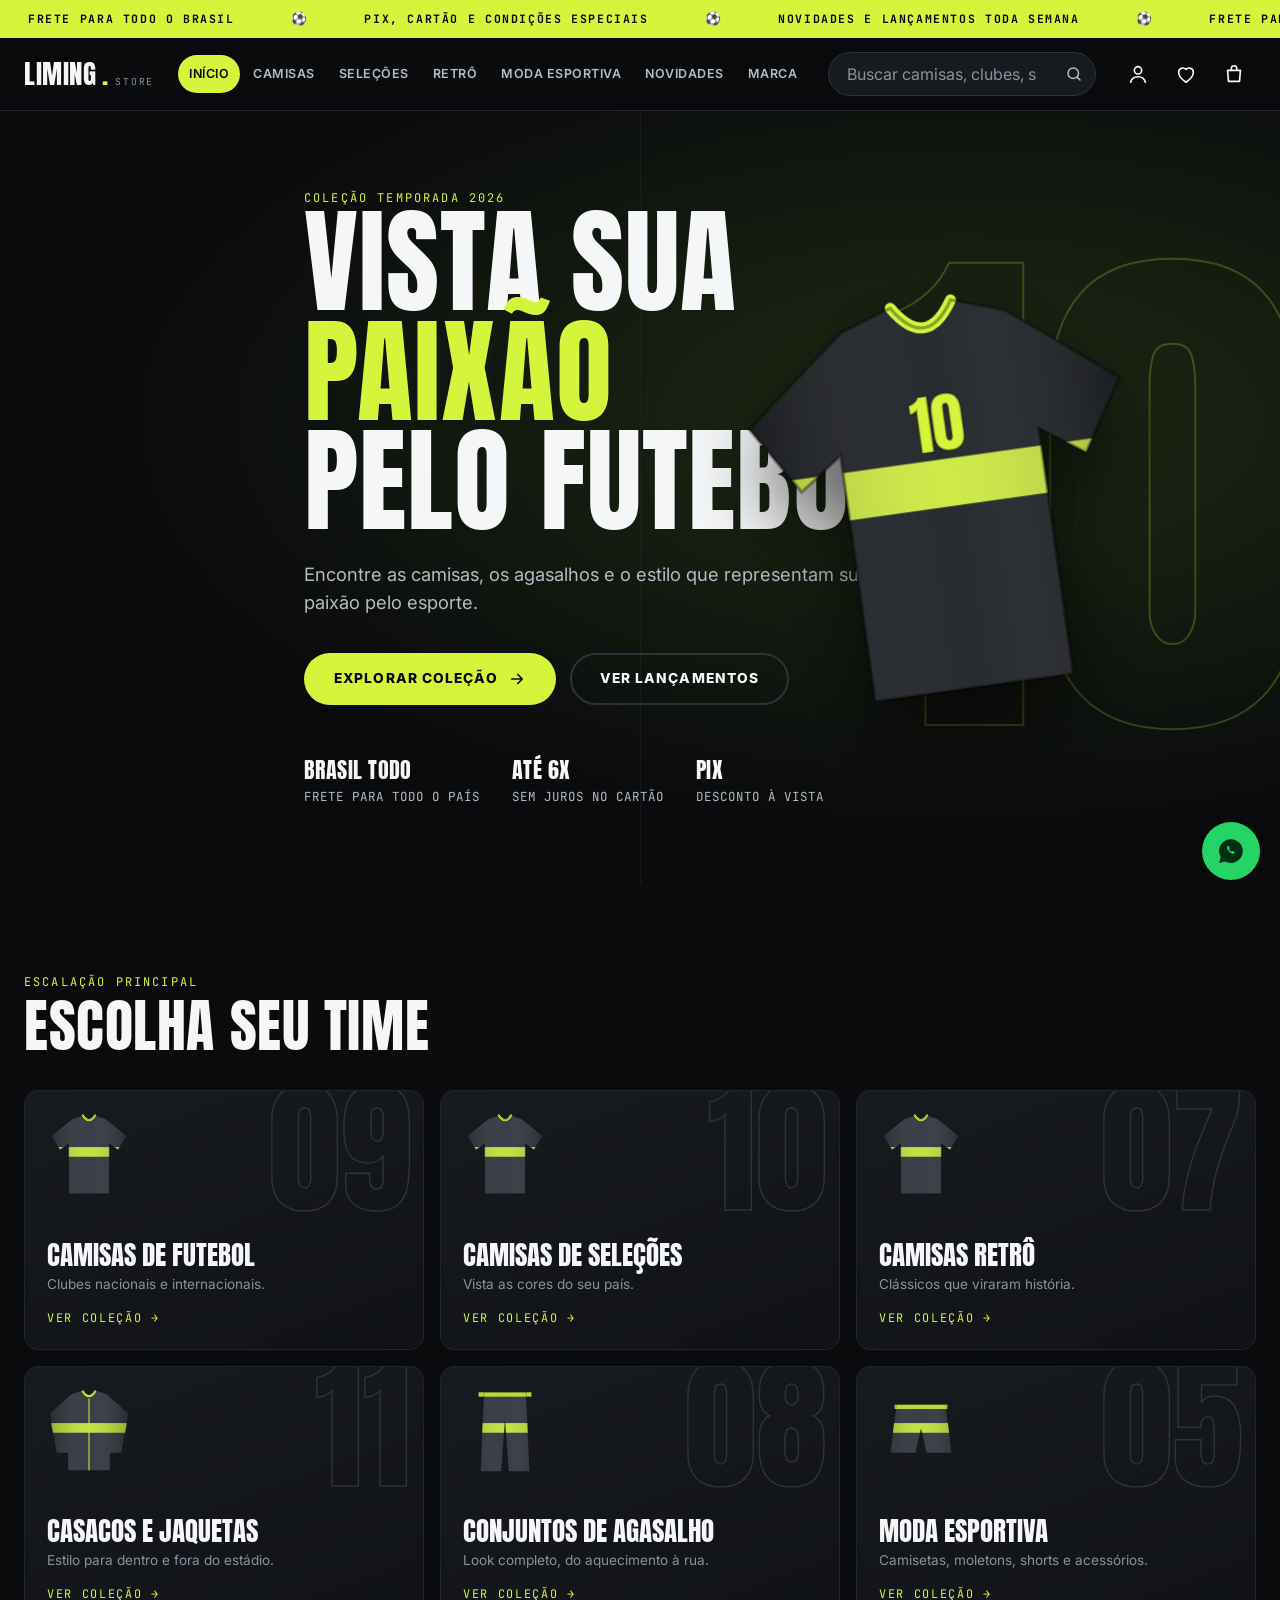
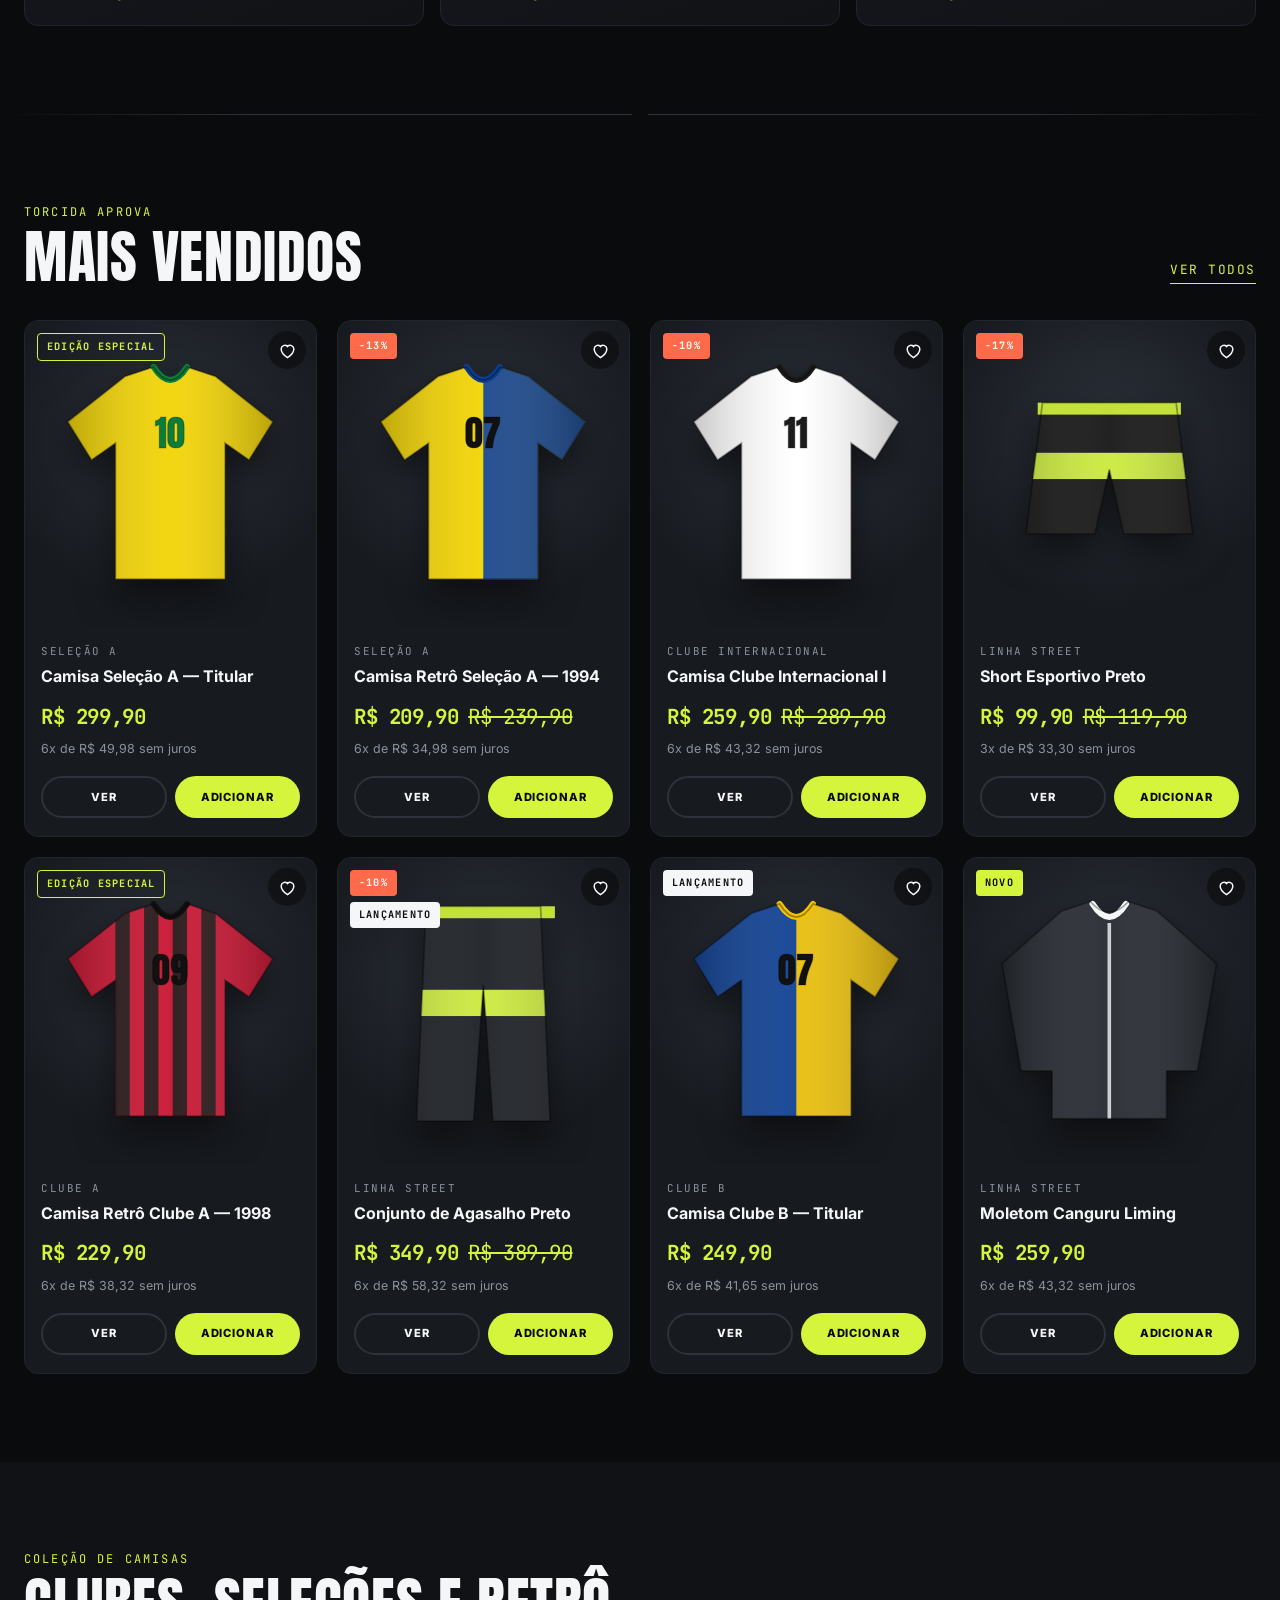
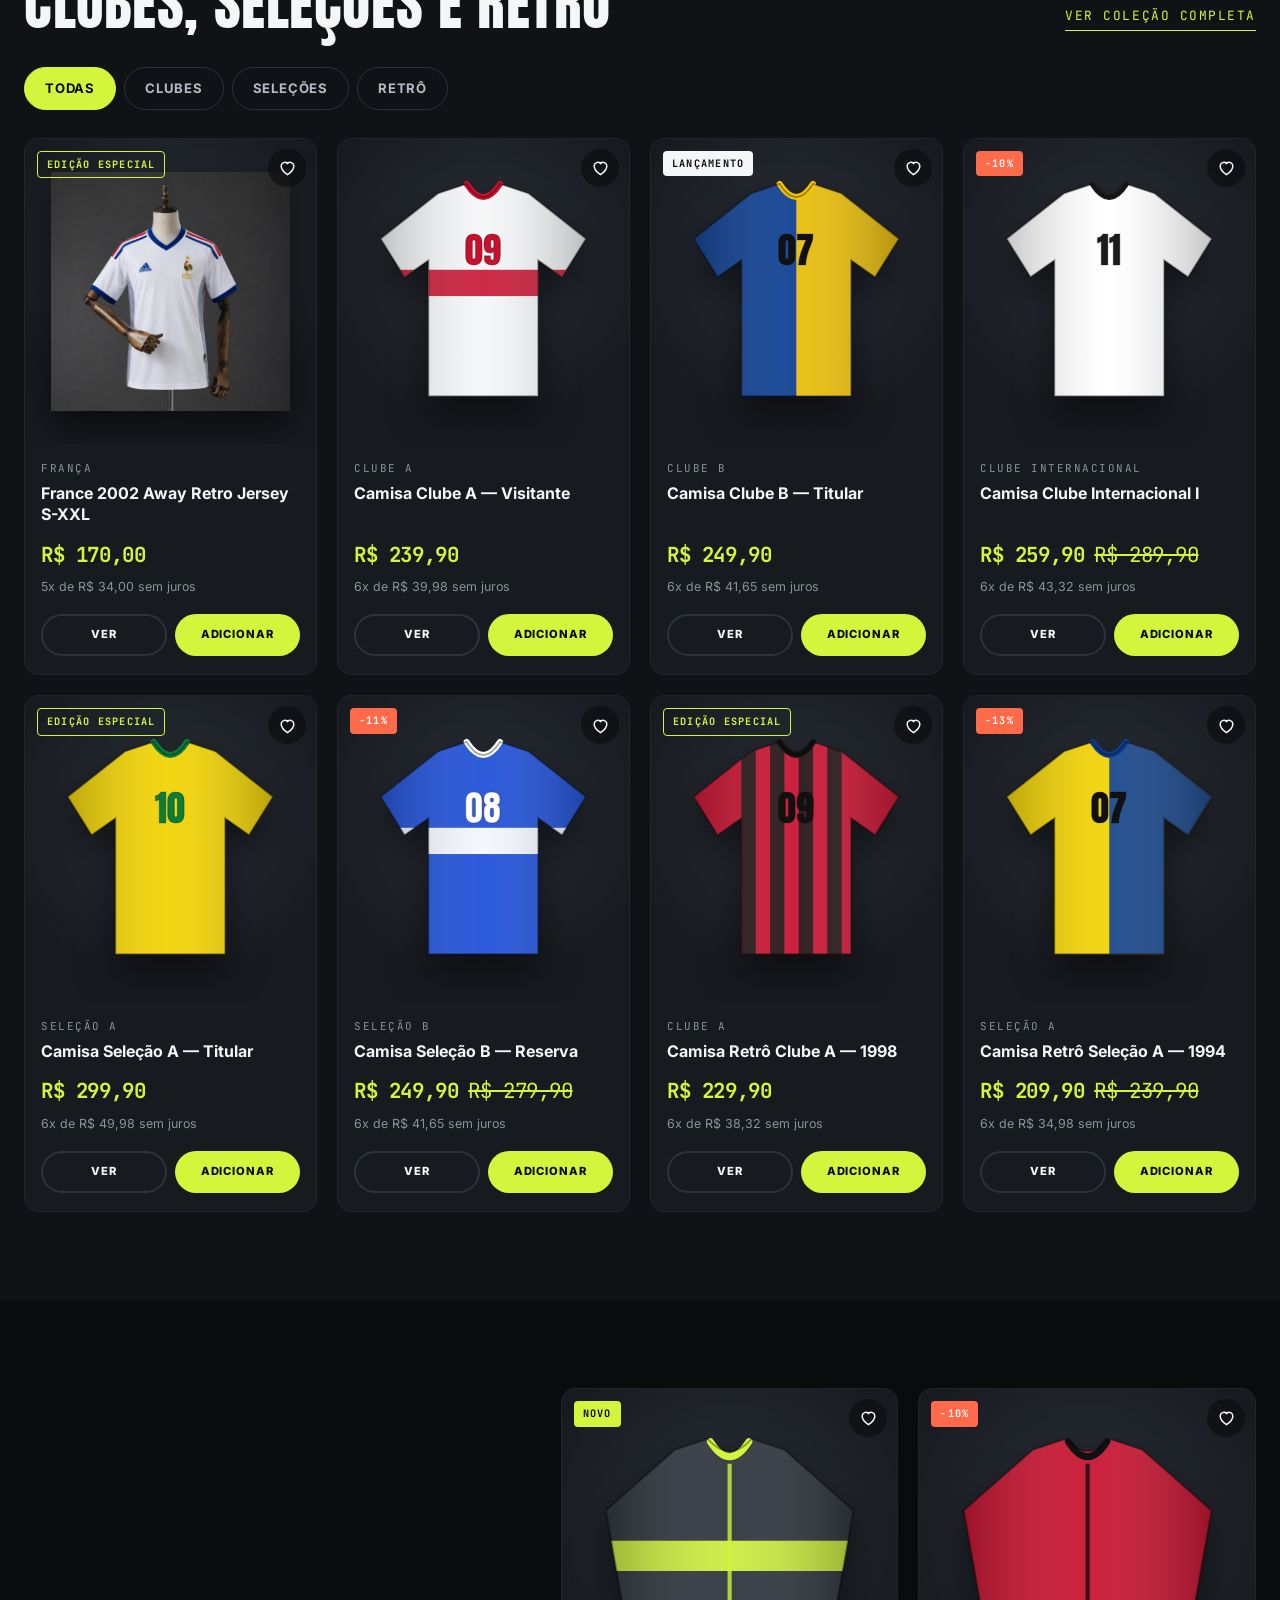
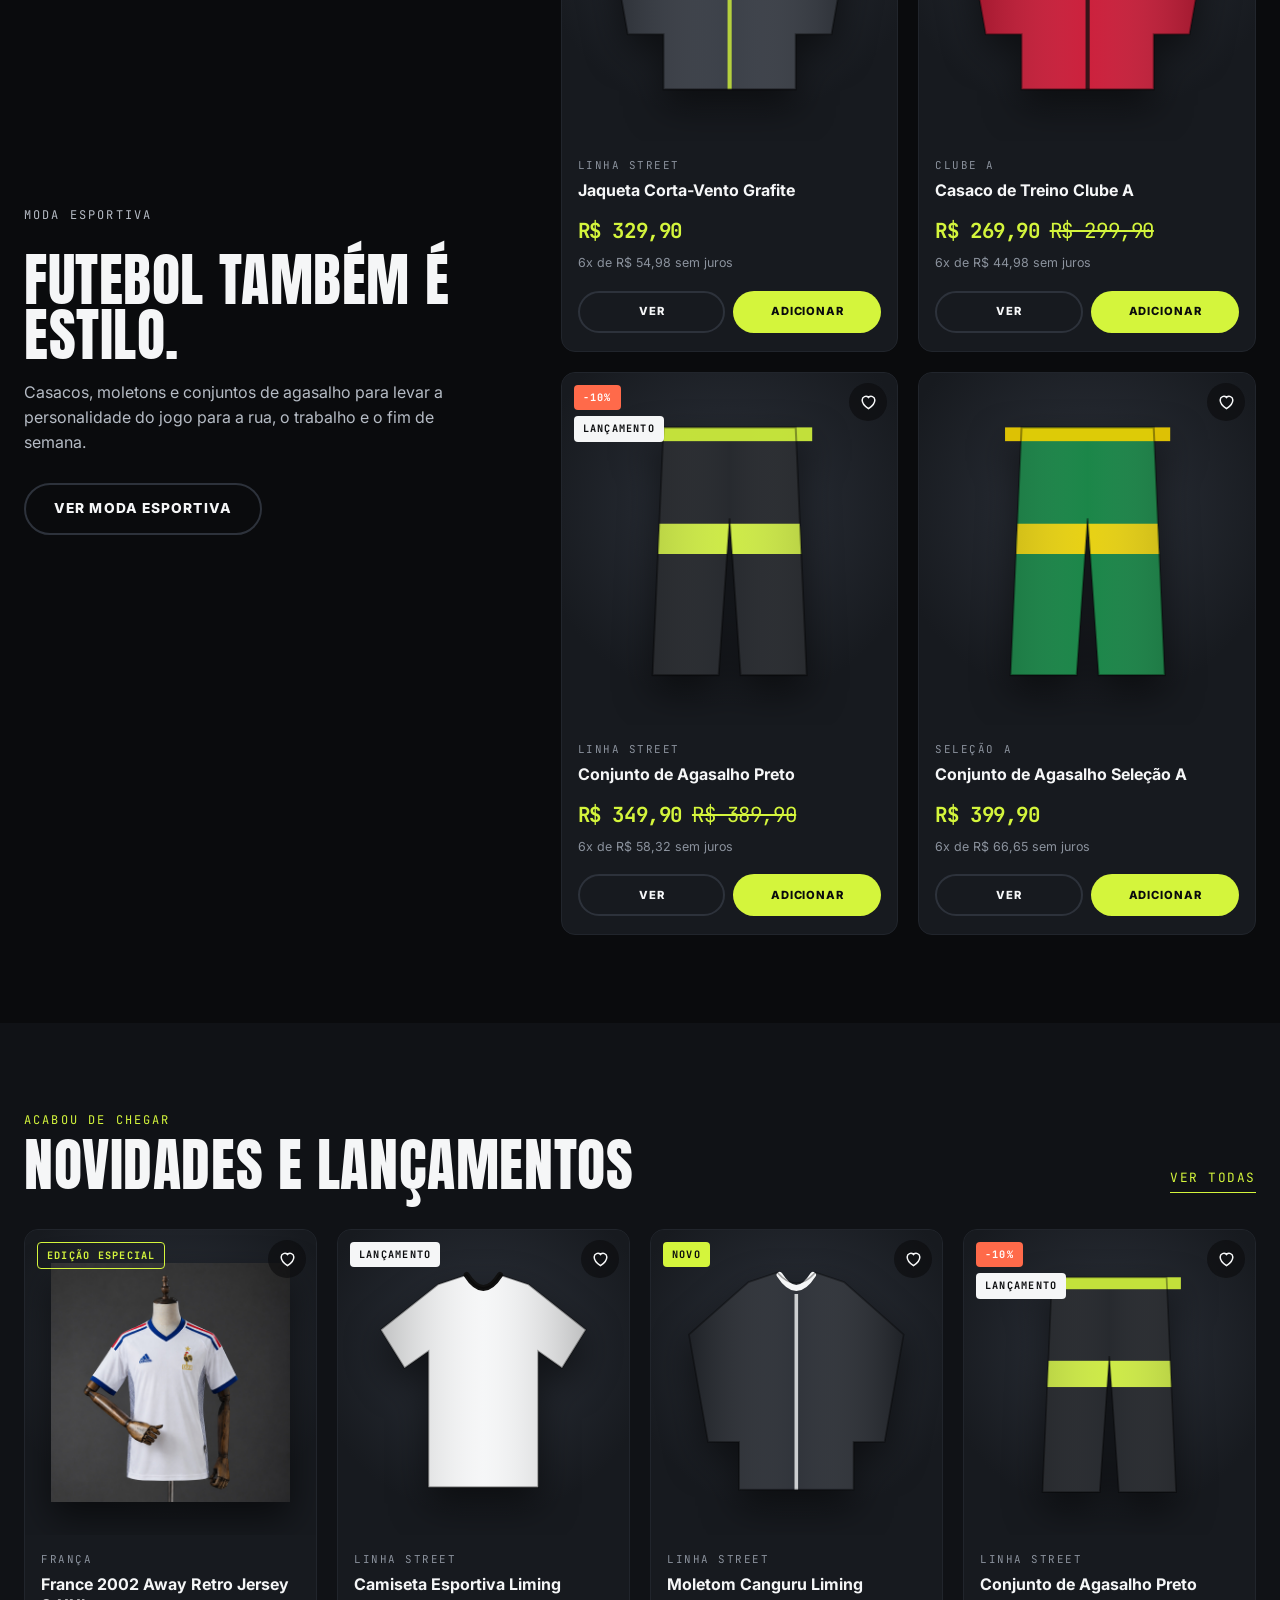
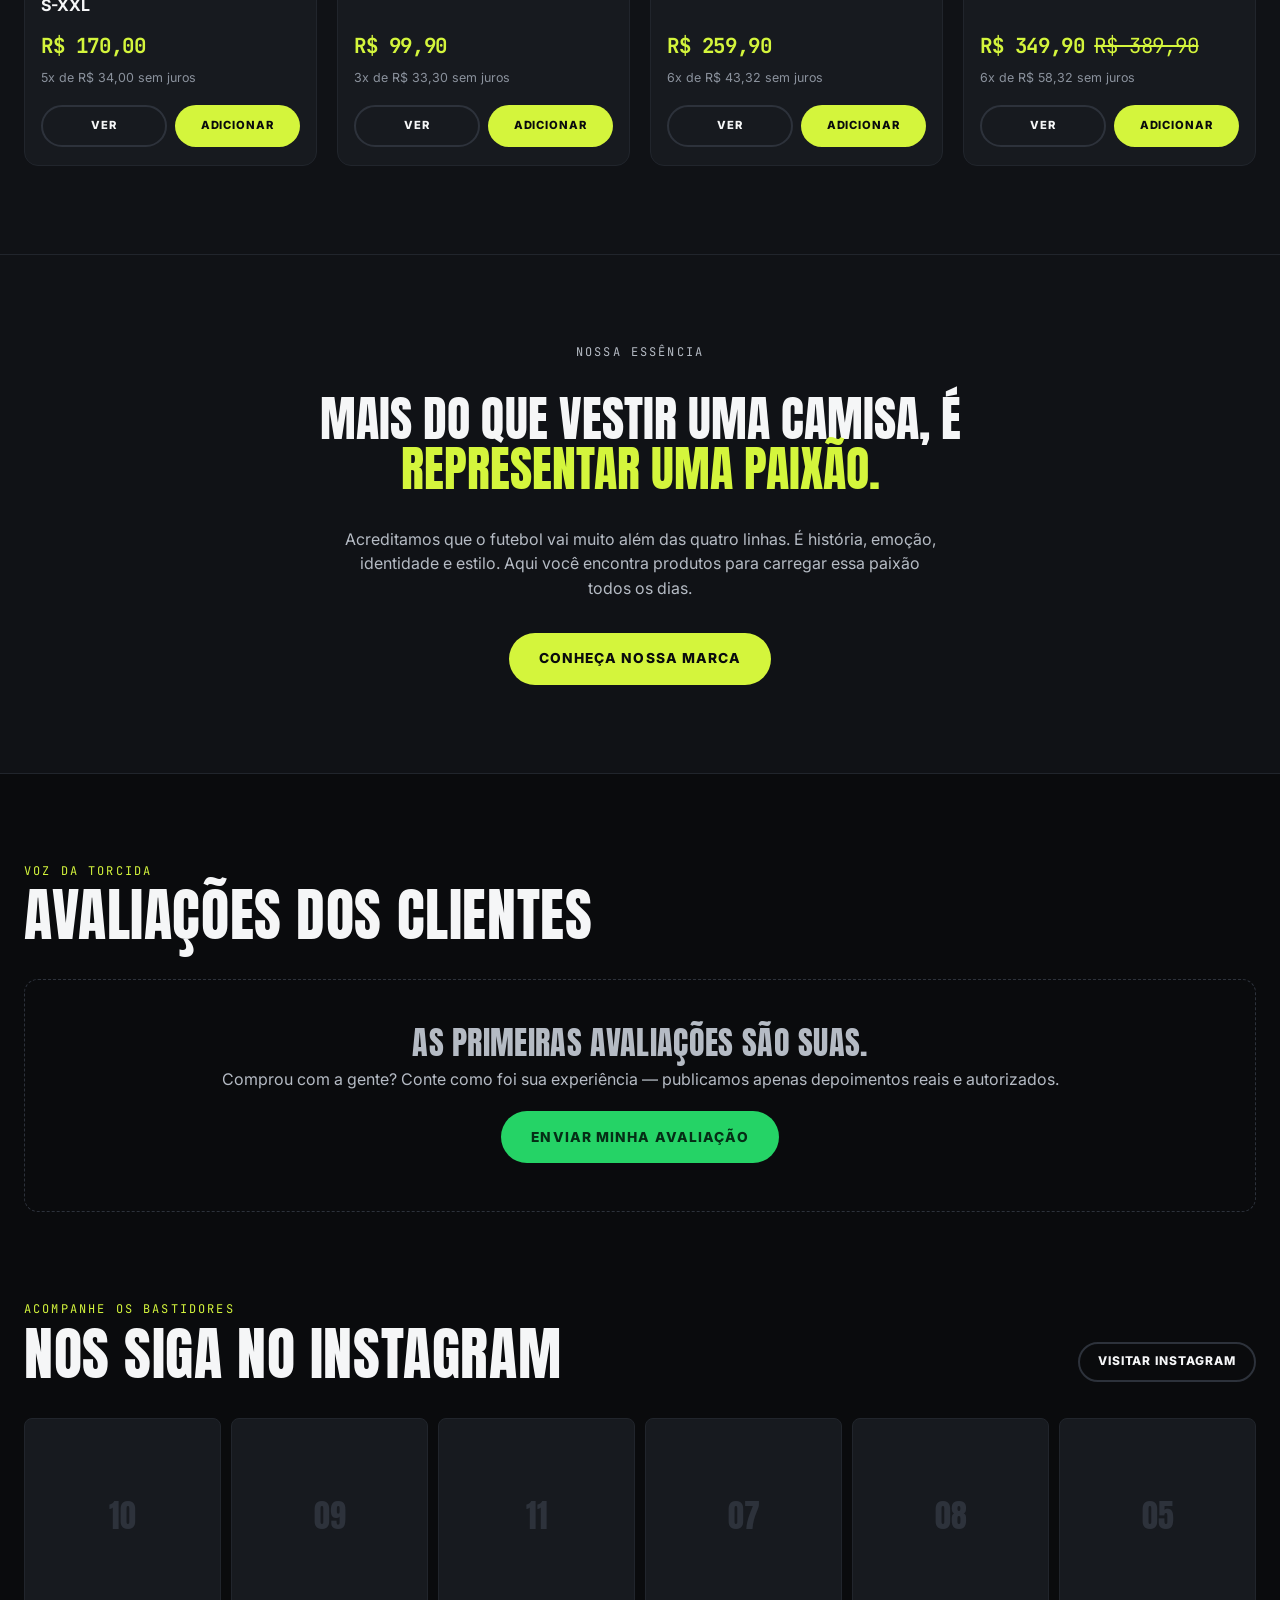
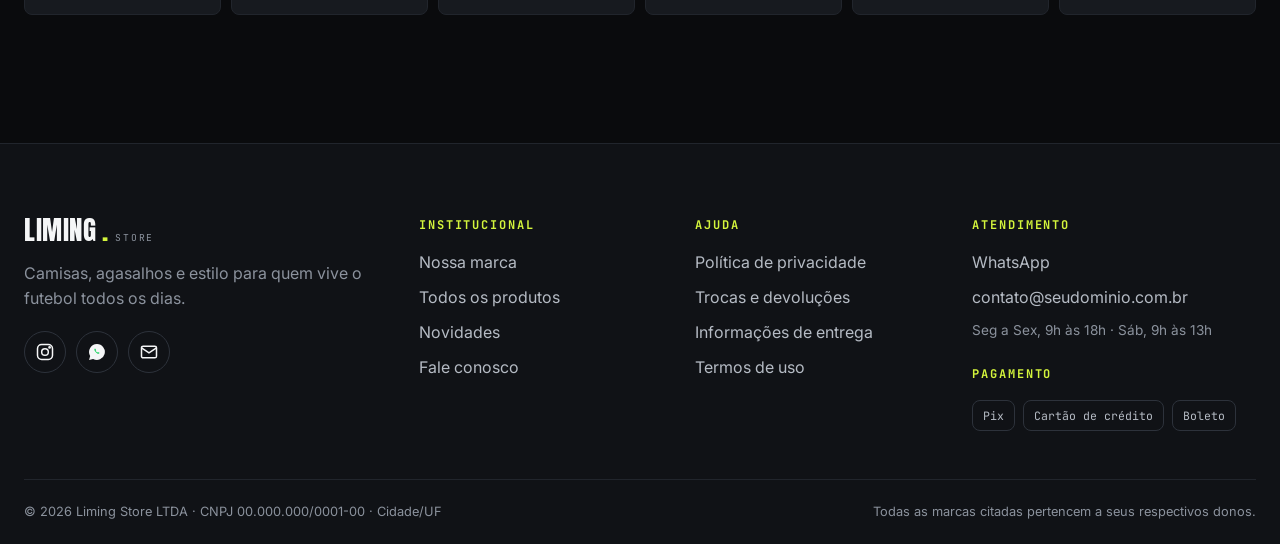
<file: index.html>
<!doctype html>
<html lang="pt-BR">
<head>
  <meta charset="utf-8">
  <meta name="viewport" content="width=device-width, initial-scale=1">
  <title>Liming Store | Camisas de Futebol, Agasalhos e Moda Esportiva</title>
  <meta name="description" content="Camisas de clubes, seleções e retrô, casacos, agasalhos e moda esportiva. Frete para todo o Brasil e condições especiais de pagamento na Liming Store.">
  <link rel="canonical" href="https://SEU-USUARIO.github.io/liming-store/">
  <meta name="theme-color" content="#0a0b0d">
  <meta property="og:type" content="website">
  <meta property="og:title" content="Liming Store — Vista sua paixão pelo futebol">
  <meta property="og:description" content="Camisas de futebol, agasalhos e moda esportiva com frete para todo o Brasil.">
  <meta property="og:locale" content="pt_BR">
  <link rel="icon" href="assets/img/favicon.svg" type="image/svg+xml">
  <link rel="preconnect" href="https://fonts.googleapis.com"><link rel="preconnect" href="https://fonts.gstatic.com" crossorigin>
  <link href="https://fonts.googleapis.com/css2?family=Anton&family=Inter:wght@400;500;600;700;800&family=JetBrains+Mono:wght@400;700&display=swap" rel="stylesheet">
  <link rel="stylesheet" href="css/main.css">
  <script type="application/ld+json">
  {"@context":"https://schema.org","@type":"Store","name":"Liming Store","description":"Loja de camisas de futebol e moda esportiva.","url":"https://SEU-USUARIO.github.io/liming-store/","areaServed":"BR"}
  </script>
</head>
<body data-pagina="home">
  <a class="sr-only" href="#conteudo">Pular para o conteúdo</a>

  <!-- SEÇÃO 1 e 2: barra superior + cabeçalho (montados por js/nucleo/layout.js) -->
  <div id="barra-superior"></div>
  <div id="cabecalho"></div>

  <main id="conteudo">

    <!-- SEÇÃO 3: BANNER PRINCIPAL -->
    <section class="hero" aria-labelledby="hero-titulo">
      <span class="hero__numero" aria-hidden="true">10</span>
      <div class="container hero__conteudo">
        <p class="sobretitulo">Coleção temporada 2026</p>
        <h1 class="titulo-xl" id="hero-titulo">Vista sua <span>paixão</span> pelo futebol.</h1>
        <p class="hero__sub">Encontre as camisas, os agasalhos e o estilo que representam sua paixão pelo esporte.</p>
        <div class="hero__botoes">
          <a class="btn btn--primario" href="catalogo.html">Explorar coleção <svg viewBox="0 0 24 24"><path d="M5 12h14M13 6l6 6-6 6"/></svg></a>
          <a class="btn btn--contorno" href="catalogo.html?ordem=novidades">Ver lançamentos</a>
        </div>
        <div class="hero__rodape">
          <div><b>Brasil todo</b>Frete para todo o país</div>
          <div><b>Até 6x</b>Sem juros no cartão</div>
          <div><b>Pix</b>Desconto à vista</div>
        </div>
      </div>
      <div class="hero__camisa" id="hero-camisa" aria-hidden="true"></div>
    </section>

    <!-- SEÇÃO 4: CATEGORIAS PRINCIPAIS -->
    <section class="secao" aria-labelledby="t-categorias">
      <div class="container">
        <div class="secao-cabeca">
          <div><p class="sobretitulo">Escalação principal</p><h2 class="titulo-lg" id="t-categorias">Escolha seu time</h2></div>
        </div>
        <div class="escalacao" id="home-categorias"></div>
      </div>
    </section>

    <hr class="divisor-campo">

    <!-- SEÇÃO 5: MAIS VENDIDOS -->
    <section class="secao" aria-labelledby="t-vendidos">
      <div class="container">
        <div class="secao-cabeca">
          <div><p class="sobretitulo">Torcida aprova</p><h2 class="titulo-lg" id="t-vendidos">Mais vendidos</h2></div>
          <a class="link-ver-tudo" href="catalogo.html?ordem=vendidos">Ver todos</a>
        </div>
        <div class="grade-produtos" id="home-mais-vendidos"></div>
      </div>
    </section>

    <!-- SEÇÃO 6: COLEÇÃO DE CAMISAS -->
    <section class="secao" style="background:var(--g-900)" aria-labelledby="t-camisas">
      <div class="container">
        <div class="secao-cabeca">
          <div><p class="sobretitulo">Coleção de camisas</p><h2 class="titulo-lg" id="t-camisas">Clubes, seleções e retrô</h2></div>
          <a class="link-ver-tudo" id="home-camisas-link" href="catalogo.html?categoria=camisas">Ver coleção completa</a>
        </div>
        <div class="abas" id="home-abas" role="tablist" aria-label="Tipos de camisa"></div>
        <div class="grade-produtos" id="home-camisas"></div>
      </div>
    </section>

    <!-- SEÇÃO 7: MODA ESPORTIVA -->
    <section class="secao" aria-labelledby="t-moda">
      <div class="container moda">
        <div class="moda__texto">
          <p class="sobretitulo">Moda esportiva</p>
          <h2 class="titulo-lg" id="t-moda">Futebol também é estilo.</h2>
          <p>Casacos, moletons e conjuntos de agasalho para levar a personalidade do jogo para a rua, o trabalho e o fim de semana.</p>
          <a class="btn btn--contorno" href="catalogo.html?categoria=moda">Ver moda esportiva</a>
        </div>
        <div class="grade-produtos" id="home-moda"></div>
      </div>
    </section>

    <!-- SEÇÃO 8: NOVIDADES E LANÇAMENTOS -->
    <section class="secao" style="background:var(--g-900)" aria-labelledby="t-novidades">
      <div class="container">
        <div class="secao-cabeca">
          <div><p class="sobretitulo">Acabou de chegar</p><h2 class="titulo-lg" id="t-novidades">Novidades e lançamentos</h2></div>
          <a class="link-ver-tudo" href="catalogo.html?ordem=novidades">Ver todas</a>
        </div>
        <div class="grade-produtos" id="home-novidades"></div>
      </div>
    </section>

    <!-- SEÇÃO 9: IDENTIDADE DA MARCA -->
    <section class="secao identidade" aria-labelledby="t-marca">
      <div class="container identidade__bloco">
        <p class="sobretitulo">Nossa essência</p>
        <blockquote id="t-marca">Mais do que vestir uma camisa, é <em>representar uma paixão.</em></blockquote>
        <p>Acreditamos que o futebol vai muito além das quatro linhas. É história, emoção, identidade e estilo. Aqui você encontra produtos para carregar essa paixão todos os dias.</p>
        <a class="btn btn--primario" href="marca.html">Conheça nossa marca</a>
      </div>
    </section>

    <!-- SEÇÃO 10: AVALIAÇÕES (somente reais — js/config/loja.config.js) -->
    <section class="secao" aria-labelledby="t-avaliacoes">
      <div class="container">
        <div class="secao-cabeca"><div><p class="sobretitulo">Voz da torcida</p><h2 class="titulo-lg" id="t-avaliacoes">Avaliações dos clientes</h2></div></div>
        <div id="home-avaliacoes"></div>
      </div>
    </section>

    <!-- SEÇÃO 11: INSTAGRAM -->
    <section class="secao" style="padding-top:0" aria-labelledby="t-insta">
      <div class="container">
        <div class="secao-cabeca">
          <div><p class="sobretitulo">Acompanhe os bastidores</p><h2 class="titulo-lg" id="t-insta">Nos siga no Instagram</h2></div>
          <a class="btn btn--contorno btn--sm" id="home-insta-btn" href="#" target="_blank" rel="noopener">Visitar Instagram</a>
        </div>
        <div class="insta" id="home-insta"></div>
      </div>
    </section>
  </main>

  <!-- SEÇÃO 12: RODAPÉ (montado por js/nucleo/layout.js) -->
  <div id="rodape"></div>

  <!-- Scripts: a ORDEM importa (config → dados → núcleo → página → app) -->
  <script src="js/config/loja.config.js"></script>
  <script src="js/dados/categorias.js"></script>
  <script src="js/dados/produtos.js"></script>
  <script src="js/nucleo/utils.js"></script>
  <script src="js/nucleo/armazenamento.js"></script>
  <script src="js/nucleo/arte-produto.js"></script>
  <script src="js/nucleo/carrinho.js"></script>
  <script src="js/nucleo/favoritos.js"></script>
  <script src="js/nucleo/ui.js"></script>
  <script src="js/nucleo/card-produto.js"></script>
  <script src="js/nucleo/gaveta.js"></script>
  <script src="js/nucleo/layout.js"></script>
  <script src="js/paginas/home.js"></script>
  <script src="js/app.js"></script>
</body>
</html>
</file>
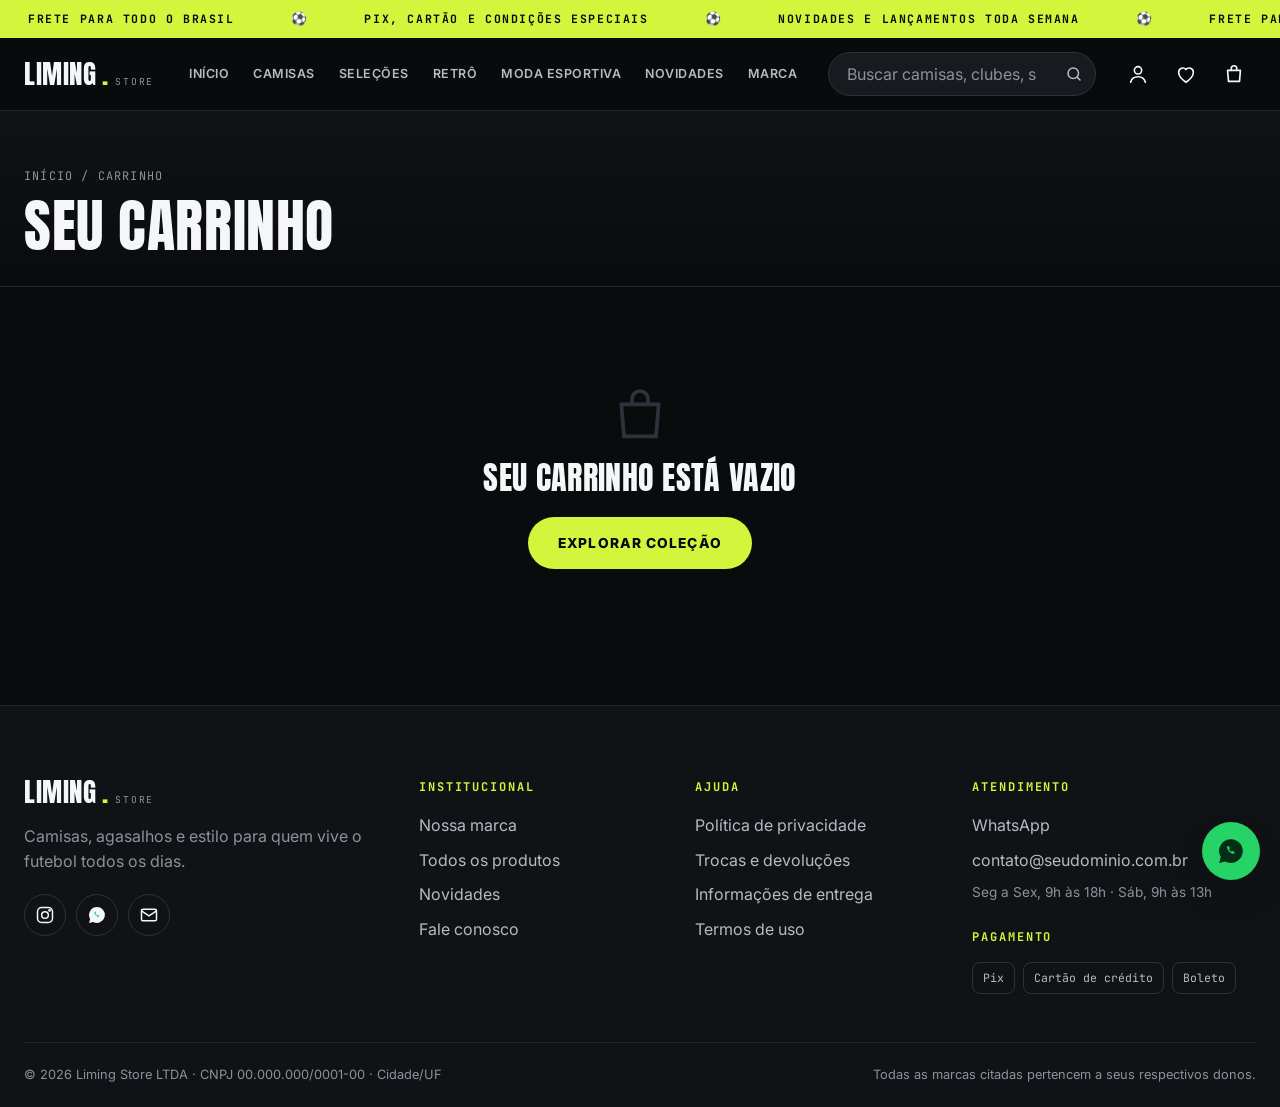
<file: carrinho.html>
<!doctype html>
<html lang="pt-BR">
<head>
  <meta charset="utf-8">
  <meta name="viewport" content="width=device-width, initial-scale=1">
  <title>Carrinho e Finalização do Pedido | Liming Store</title>
  <meta name="description" content="Revise seu carrinho, calcule o frete e finalize seu pedido na Liming Store.">
  <meta name="robots" content="noindex,follow">
  <meta name="theme-color" content="#0a0b0d">
  <link rel="icon" href="assets/img/favicon.svg" type="image/svg+xml">
  <link rel="preconnect" href="https://fonts.googleapis.com"><link rel="preconnect" href="https://fonts.gstatic.com" crossorigin>
  <link href="https://fonts.googleapis.com/css2?family=Anton&family=Inter:wght@400;500;600;700;800&family=JetBrains+Mono:wght@400;700&display=swap" rel="stylesheet">
  <link rel="stylesheet" href="css/main.css">
</head>
<body data-pagina="carrinho">
  <div id="barra-superior"></div>
  <div id="cabecalho"></div>

  <main>
    <div class="pagina-topo"><div class="container">
      <nav class="migalhas" aria-label="Você está em"><a href="index.html">Início</a> / <span>Carrinho</span></nav>
      <h1 class="titulo-lg">Seu carrinho</h1>
    </div></div>

    <div class="container">
      <!-- Carrinho vazio -->
      <div class="vazio oculto" id="carrinho-vazio" style="padding-block:96px">
        <svg viewBox="0 0 24 24"><path d="M5 8h14l-1 12H6L5 8z"/><path d="M9 8V6a3 3 0 0 1 6 0v2"/></svg>
        <p class="titulo-md" style="color:var(--branco)">Seu carrinho está vazio</p>
        <a class="btn btn--primario mt-3" href="catalogo.html">Explorar coleção</a>
      </div>

      <!-- Carrinho com itens -->
      <div class="carrinho" id="carrinho-conteudo">
        <div>
          <div class="carrinho__lista" id="carrinho-lista"></div>
          <button class="item__remover" id="limpar-carrinho" style="margin:16px 0 0">Esvaziar carrinho</button>

          <!-- Dados para fechar o pedido -->
          <section class="checkout" aria-labelledby="t-checkout">
            <h2 class="titulo-md" id="t-checkout">Dados para entrega</h2>
            <form id="form-pedido" novalidate>
              <div class="form-grade">
                <div class="campo largo"><label for="f-nome">Nome completo</label><input id="f-nome" autocomplete="name"><span class="msg-erro"></span></div>
                <div class="campo"><label for="f-telefone">WhatsApp / telefone</label><input id="f-telefone" type="tel" autocomplete="tel" placeholder="(00) 00000-0000"><span class="msg-erro"></span></div>
                <div class="campo"><label for="f-email">E-mail</label><input id="f-email" type="email" autocomplete="email"><span class="msg-erro"></span></div>
                <div class="campo largo"><label for="f-rua">Rua</label><input id="f-rua" autocomplete="address-line1"><span class="msg-erro"></span></div>
                <div class="campo"><label for="f-numero">Número</label><input id="f-numero"><span class="msg-erro"></span></div>
                <div class="campo"><label for="f-complemento">Complemento (opcional)</label><input id="f-complemento"></div>
                <div class="campo"><label for="f-bairro">Bairro</label><input id="f-bairro"><span class="msg-erro"></span></div>
                <div class="campo"><label for="f-cidade">Cidade</label><input id="f-cidade" autocomplete="address-level2"><span class="msg-erro"></span></div>
                <div class="campo"><label for="f-uf">UF</label><input id="f-uf" maxlength="2" autocomplete="address-level1"><span class="msg-erro"></span></div>
                <div class="campo"><label for="f-pagamento">Forma de pagamento</label>
                  <select id="f-pagamento"><option value="">Selecione</option><option>Pix</option><option>Cartão de crédito</option><option>Boleto</option></select><span class="msg-erro"></span></div>
                <div class="campo largo"><label for="f-obs">Observações (opcional)</label><textarea id="f-obs" style="min-height:80px"></textarea></div>
                <div class="campo largo"><label style="text-transform:none;font-weight:500;display:flex;gap:10px;align-items:flex-start">
                  <input id="f-aceite" type="checkbox" style="width:auto;margin-top:4px;accent-color:var(--destaque)"> <span>Li e aceito a <a href="politicas.html#privacidade" target="_blank" style="color:var(--destaque);text-decoration:underline">política de privacidade</a> e a <a href="politicas.html#trocas" target="_blank" style="color:var(--destaque);text-decoration:underline">política de trocas</a>.</span></label>
                  <span class="msg-erro"></span></div>
              </div>
              <button class="btn btn--whats btn--bloco mt-3" id="btn-finalizar" type="submit">Enviar pedido pelo WhatsApp</button>
              <p class="aviso-pedido mt-2">Seu pedido é enviado ao nosso atendimento, que confirma o estoque e envia o link de pagamento. A compra só é considerada concluída após a confirmação do pagamento.</p>
              <div class="form-aviso form-aviso--ok mt-2 oculto" id="aviso-enviado">Pedido enviado ao atendimento. Aguarde nosso retorno com a confirmação e o pagamento.</div>
            </form>
          </section>
        </div>

        <!-- Resumo -->
        <aside class="resumo" aria-label="Resumo do pedido">
          <h2 class="titulo-md">Resumo</h2>
          <form class="mini-form" id="form-frete" novalidate>
            <input id="cep" inputmode="numeric" maxlength="9" placeholder="CEP para calcular o frete" aria-label="CEP">
            <button type="submit">Calcular</button>
          </form>
          <form class="mini-form" id="form-cupom" novalidate>
            <input id="cupom" placeholder="Cupom de desconto" aria-label="Cupom" autocapitalize="characters">
            <button type="submit">Aplicar</button>
          </form>
          <p class="texto-pequeno oculto" id="cupom-ativo">Cupom <b id="cupom-ativo-nome"></b> aplicado · <button type="button" id="remover-cupom" style="text-decoration:underline">remover</button></p>

          <div class="resumo__linha"><span>Subtotal</span><span class="preco" id="res-subtotal"></span></div>
          <div class="resumo__linha resumo__linha--desc oculto" id="res-desconto-linha"><span id="res-cupom-nome">Desconto</span><span class="preco" id="res-desconto"></span></div>
          <div class="resumo__linha"><span>Frete <small class="texto-pequeno" id="res-prazo"></small></span><span class="preco" id="res-frete"></span></div>
          <div class="resumo__linha resumo__total"><span>Total</span><span class="preco" id="res-total"></span></div>
          <p class="texto-pequeno" id="res-pix"></p>
          <p class="texto-pequeno" id="res-parcelas"></p>
        </aside>
      </div>
    </div>
  </main>

  <div id="rodape"></div>

  <script src="js/config/loja.config.js"></script>
  <script src="js/dados/categorias.js"></script>
  <script src="js/dados/produtos.js"></script>
  <script src="js/nucleo/utils.js"></script>
  <script src="js/nucleo/armazenamento.js"></script>
  <script src="js/nucleo/arte-produto.js"></script>
  <script src="js/nucleo/carrinho.js"></script>
  <script src="js/nucleo/favoritos.js"></script>
  <script src="js/nucleo/ui.js"></script>
  <script src="js/nucleo/card-produto.js"></script>
  <script src="js/nucleo/gaveta.js"></script>
  <script src="js/nucleo/layout.js"></script>
  <script src="js/paginas/carrinho.js"></script>
  <script src="js/app.js"></script>
</body>
</html>
</file>
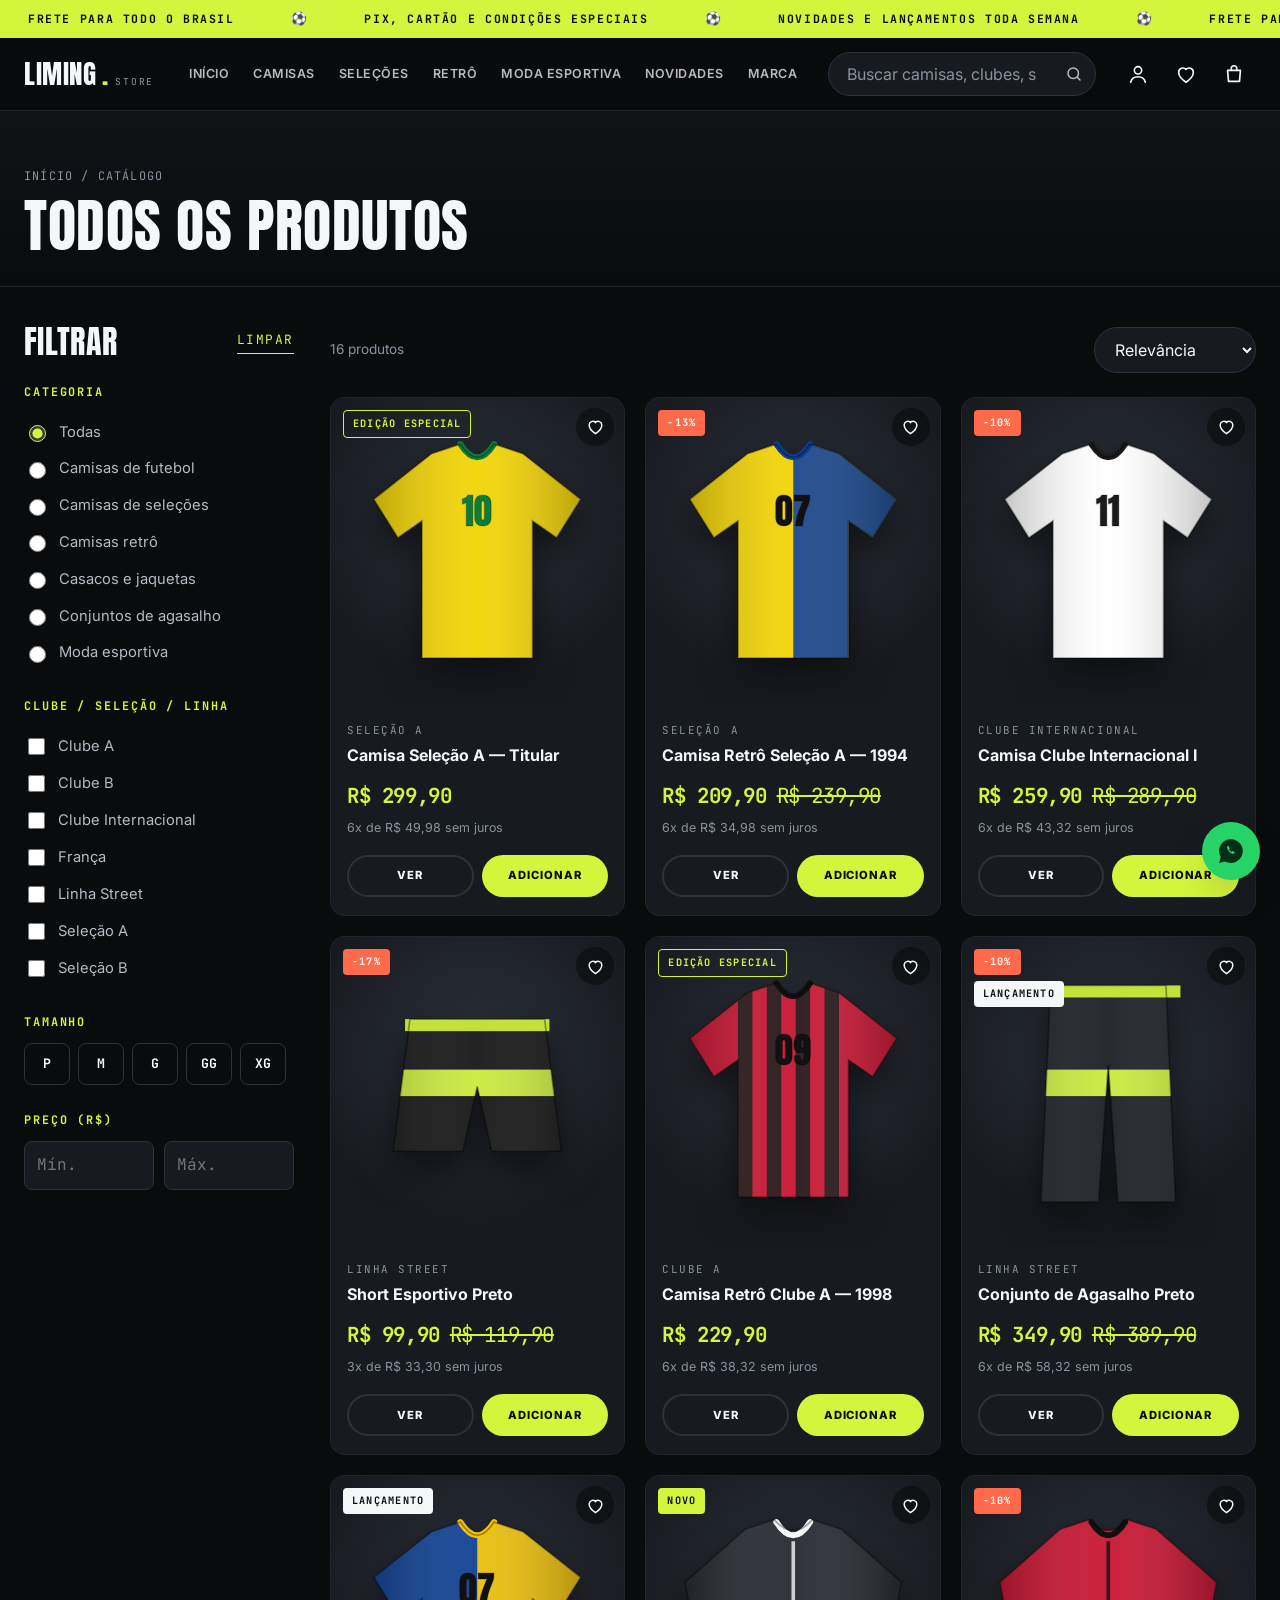
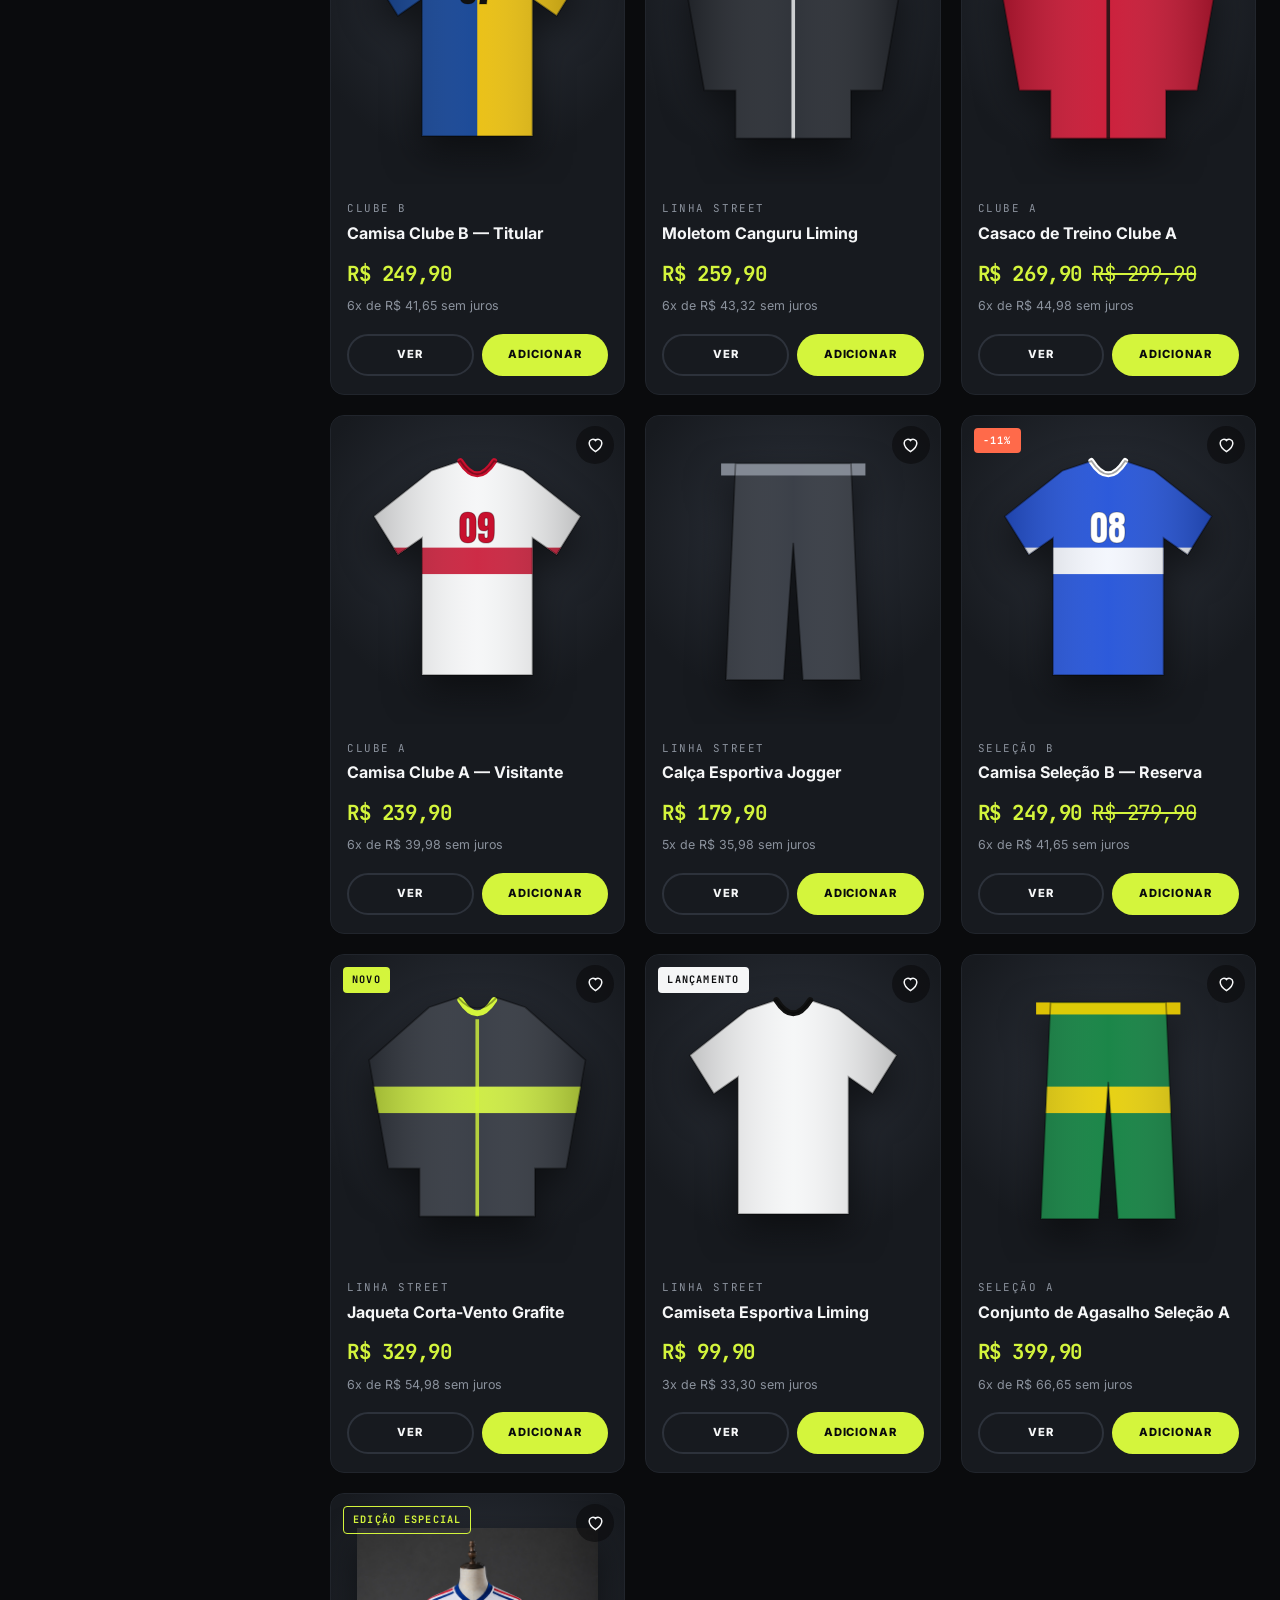
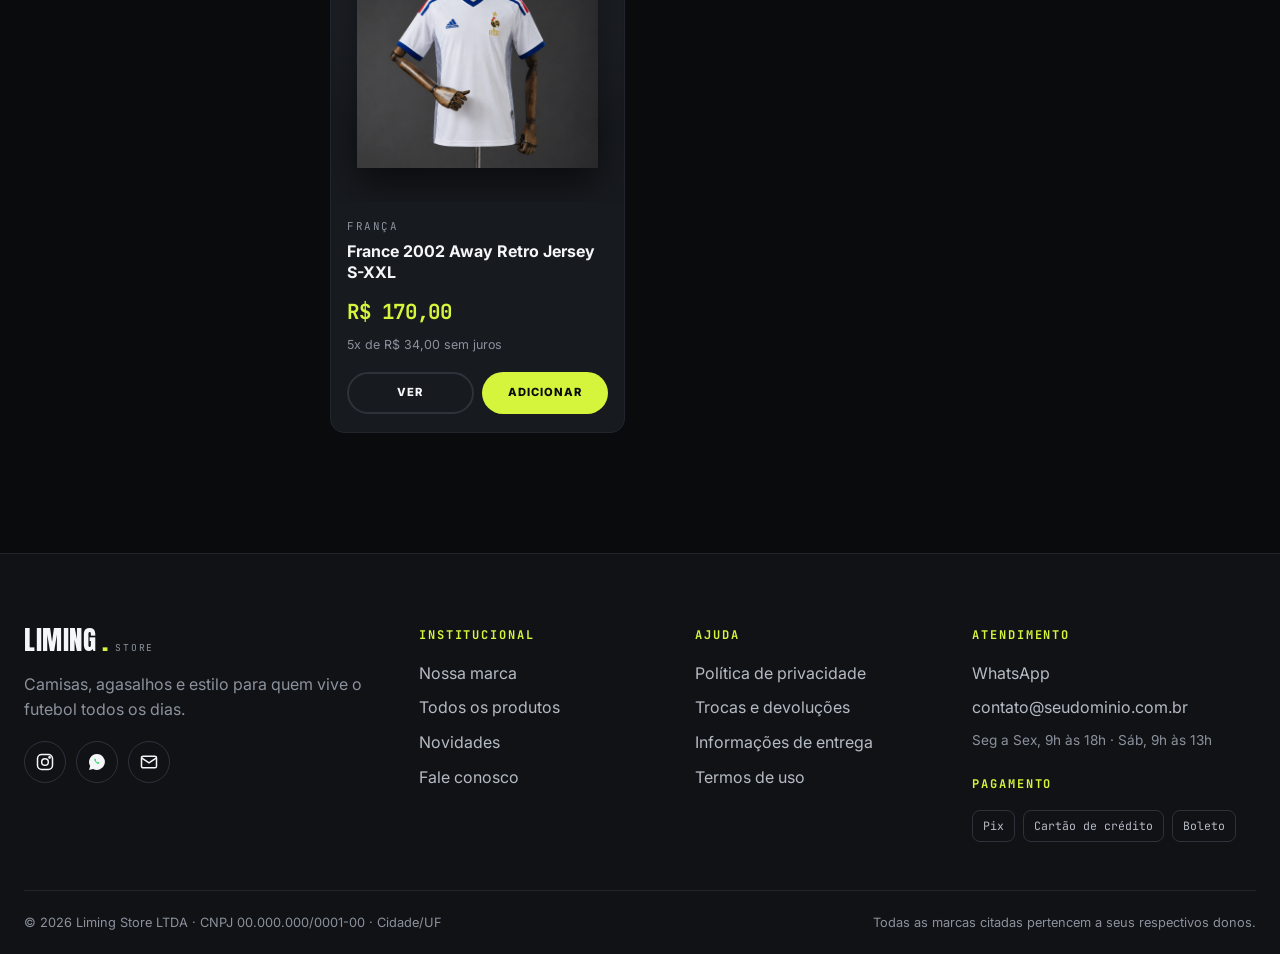
<file: catalogo.html>
<!doctype html>
<html lang="pt-BR">
<head>
  <meta charset="utf-8">
  <meta name="viewport" content="width=device-width, initial-scale=1">
  <title>Catálogo de Camisas e Moda Esportiva | Liming Store</title>
  <meta name="description" content="Filtre por categoria, clube, seleção, tamanho e preço. Camisas de futebol, retrô, casacos e agasalhos com frete para todo o Brasil.">
  <link rel="canonical" href="https://SEU-USUARIO.github.io/liming-store/catalogo.html">
  <meta name="theme-color" content="#0a0b0d">
  <link rel="icon" href="assets/img/favicon.svg" type="image/svg+xml">
  <link rel="preconnect" href="https://fonts.googleapis.com"><link rel="preconnect" href="https://fonts.gstatic.com" crossorigin>
  <link href="https://fonts.googleapis.com/css2?family=Anton&family=Inter:wght@400;500;600;700;800&family=JetBrains+Mono:wght@400;700&display=swap" rel="stylesheet">
  <link rel="stylesheet" href="css/main.css">
</head>
<body data-pagina="catalogo">
  <div id="barra-superior"></div>
  <div id="cabecalho"></div>

  <main>
    <div class="pagina-topo">
      <div class="container">
        <nav class="migalhas" aria-label="Você está em"><a href="index.html">Início</a> / <span>Catálogo</span></nav>
        <h1 class="titulo-lg" id="catalogo-titulo">Todos os produtos</h1>
      </div>
    </div>

    <div class="container catalogo">
      <!-- FILTROS -->
      <aside class="filtros" id="filtros" aria-label="Filtros">
        <div style="display:flex;justify-content:space-between;align-items:center">
          <h2 class="titulo-md">Filtrar</h2>
          <button class="link-ver-tudo" id="limpar-todos" type="button" style="background:none">Limpar</button>
        </div>
        <div class="filtro"><h3>Categoria</h3><div id="f-categorias"></div></div>
        <div class="filtro"><h3>Clube / Seleção / Linha</h3><div id="f-grupos"></div></div>
        <div class="filtro"><h3>Tamanho</h3><div class="tamanhos-filtro" id="f-tamanhos"></div></div>
        <div class="filtro"><h3>Preço (R$)</h3>
          <div class="faixa-preco">
            <input id="f-min" type="number" min="0" inputmode="numeric" placeholder="Mín." aria-label="Preço mínimo">
            <input id="f-max" type="number" min="0" inputmode="numeric" placeholder="Máx." aria-label="Preço máximo">
          </div></div>
        <button class="btn btn--primario btn-filtros-mobile" id="fechar-filtros" type="button">Ver resultados</button>
      </aside>

      <!-- LISTA -->
      <section aria-label="Produtos">
        <div class="catalogo__barra">
          <div style="display:flex;gap:12px;align-items:center">
            <button class="btn btn--contorno btn--sm btn-filtros-mobile" id="abrir-filtros" type="button">Filtros</button>
            <span class="texto-pequeno" id="catalogo-contagem" aria-live="polite"></span>
          </div>
          <label class="sr-only" for="ordem">Ordenar por</label>
          <select id="ordem">
            <option value="relevancia">Relevância</option>
            <option value="vendidos">Mais vendidos</option>
            <option value="novidades">Novidades</option>
            <option value="menor">Menor preço</option>
            <option value="maior">Maior preço</option>
          </select>
        </div>
        <div class="grade-produtos" id="catalogo-grade"></div>
      </section>
    </div>
  </main>

  <div id="rodape"></div>

  <script src="js/config/loja.config.js"></script>
  <script src="js/dados/categorias.js"></script>
  <script src="js/dados/produtos.js"></script>
  <script src="js/nucleo/utils.js"></script>
  <script src="js/nucleo/armazenamento.js"></script>
  <script src="js/nucleo/arte-produto.js"></script>
  <script src="js/nucleo/carrinho.js"></script>
  <script src="js/nucleo/favoritos.js"></script>
  <script src="js/nucleo/ui.js"></script>
  <script src="js/nucleo/card-produto.js"></script>
  <script src="js/nucleo/gaveta.js"></script>
  <script src="js/nucleo/layout.js"></script>
  <script src="js/paginas/catalogo.js"></script>
  <script src="js/app.js"></script>
</body>
</html>
</file>
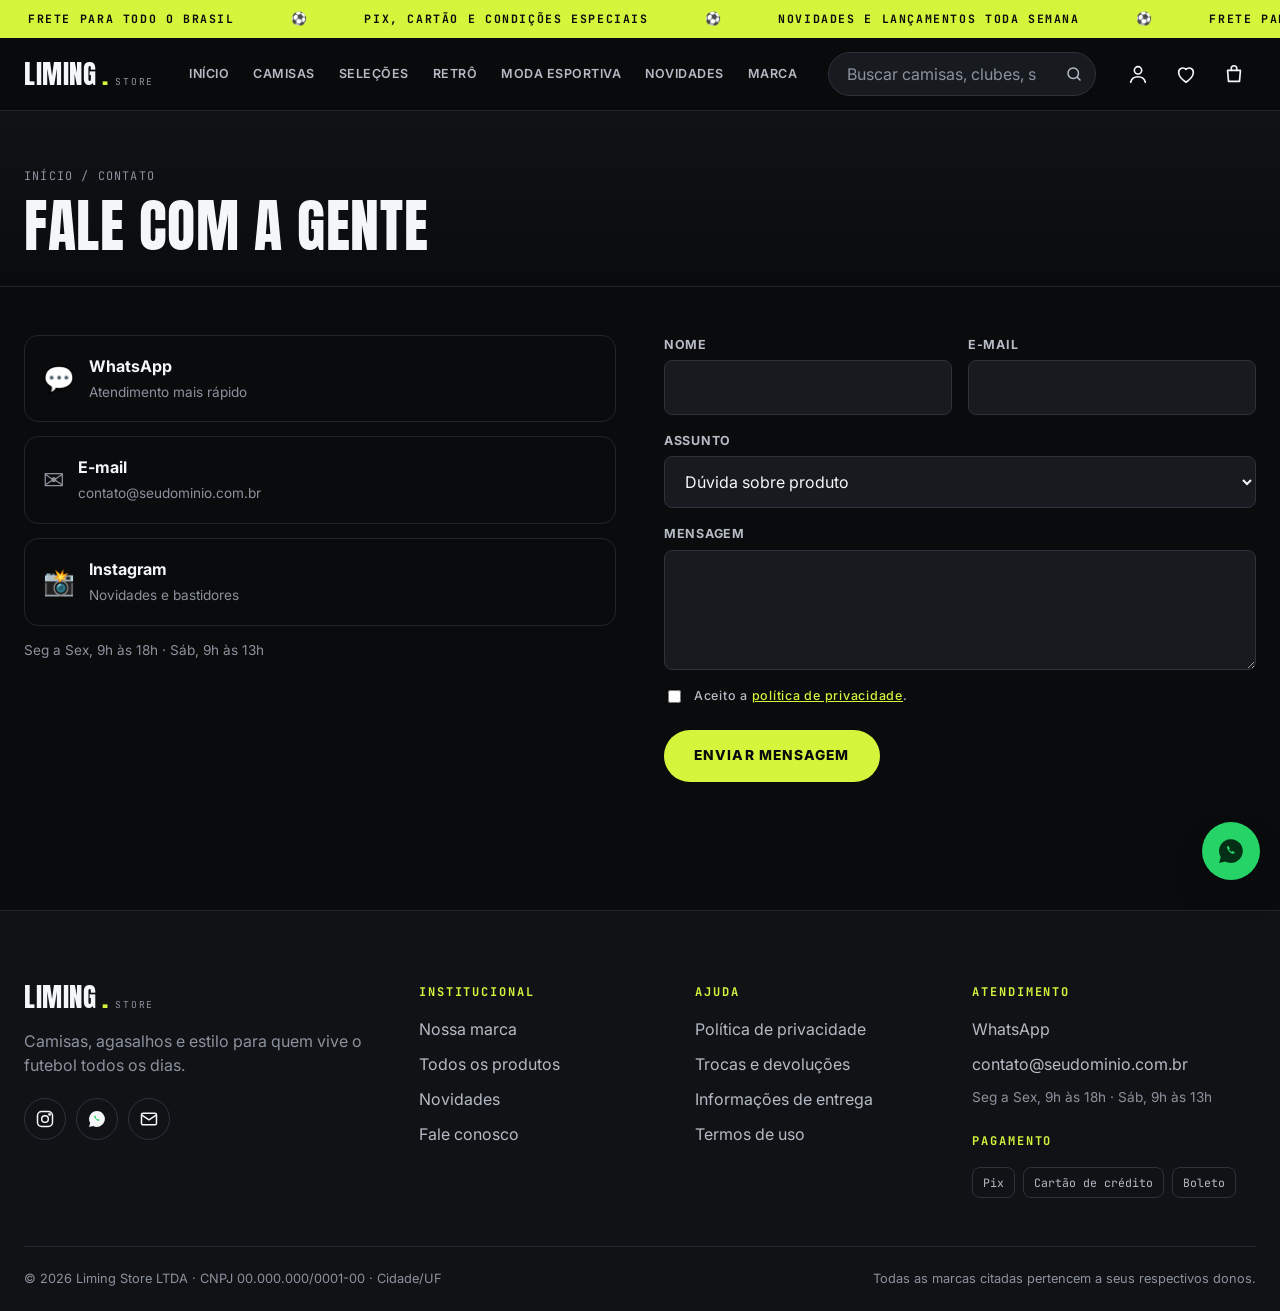
<file: contato.html>
<!doctype html>
<html lang="pt-BR">
<head>
  <meta charset="utf-8">
  <meta name="viewport" content="width=device-width, initial-scale=1">
  <title>Contato e Atendimento | Liming Store</title>
  <meta name="description" content="Fale com a Liming Store pelo WhatsApp, e-mail ou formulário. Atendimento para dúvidas, pedidos, trocas e devoluções.">
  <link rel="canonical" href="https://SEU-USUARIO.github.io/liming-store/contato.html">
  <meta name="theme-color" content="#0a0b0d">
  <link rel="icon" href="assets/img/favicon.svg" type="image/svg+xml">
  <link rel="preconnect" href="https://fonts.googleapis.com"><link rel="preconnect" href="https://fonts.gstatic.com" crossorigin>
  <link href="https://fonts.googleapis.com/css2?family=Anton&family=Inter:wght@400;500;600;700;800&family=JetBrains+Mono:wght@400;700&display=swap" rel="stylesheet">
  <link rel="stylesheet" href="css/main.css">
</head>
<body data-pagina="contato">
  <div id="barra-superior"></div>
  <div id="cabecalho"></div>

  <main>
    <div class="pagina-topo"><div class="container">
      <nav class="migalhas" aria-label="Você está em"><a href="index.html">Início</a> / <span>Contato</span></nav>
      <h1 class="titulo-lg">Fale com a gente</h1>
    </div></div>
    <div class="container contato">
      <div class="contato__canais">
        <a class="canal" id="canal-whats" href="#" target="_blank" rel="noopener"><span style="font-size:1.6rem">💬</span><div><b>WhatsApp</b><span>Atendimento mais rápido</span></div></a>
        <a class="canal" id="canal-email" href="#"><span style="font-size:1.6rem">✉️</span><div><b>E-mail</b><span id="canal-email-txt"></span></div></a>
        <a class="canal" id="canal-insta" href="#" target="_blank" rel="noopener"><span style="font-size:1.6rem">📸</span><div><b>Instagram</b><span>Novidades e bastidores</span></div></a>
        <p class="texto-pequeno" id="canal-horario"></p>
      </div>
      <form id="form-contato" novalidate>
        <div class="form-grade">
          <div class="campo"><label for="c-nome">Nome</label><input id="c-nome" autocomplete="name"></div>
          <div class="campo"><label for="c-email">E-mail</label><input id="c-email" type="email" autocomplete="email"></div>
          <div class="campo largo"><label for="c-assunto">Assunto</label>
            <select id="c-assunto"><option>Dúvida sobre produto</option><option>Acompanhar pedido</option><option>Troca ou devolução</option><option>Parcerias</option><option>Outro</option></select></div>
          <div class="campo largo"><label for="c-msg">Mensagem</label><textarea id="c-msg"></textarea></div>
          <input id="c-honey" tabindex="-1" autocomplete="off" aria-hidden="true" style="position:absolute;left:-9999px">
          <div class="campo largo"><label style="text-transform:none;font-weight:500;display:flex;gap:10px;align-items:flex-start">
            <input id="c-aceite" type="checkbox" style="width:auto;margin-top:4px;accent-color:var(--destaque)"> <span>Aceito a <a href="politicas.html#privacidade" target="_blank" style="color:var(--destaque);text-decoration:underline">política de privacidade</a>.</span></label></div>
        </div>
        <button class="btn btn--primario mt-3" id="c-enviar" type="submit">Enviar mensagem</button>
        <div class="oculto" id="contato-aviso" role="status"></div>
      </form>
    </div>
  </main>

  <div id="rodape"></div>

  <script src="js/config/loja.config.js"></script>
  <script src="js/dados/categorias.js"></script>
  <script src="js/dados/produtos.js"></script>
  <script src="js/nucleo/utils.js"></script>
  <script src="js/nucleo/armazenamento.js"></script>
  <script src="js/nucleo/arte-produto.js"></script>
  <script src="js/nucleo/carrinho.js"></script>
  <script src="js/nucleo/favoritos.js"></script>
  <script src="js/nucleo/ui.js"></script>
  <script src="js/nucleo/card-produto.js"></script>
  <script src="js/nucleo/gaveta.js"></script>
  <script src="js/nucleo/layout.js"></script>
  <script src="js/paginas/contato.js"></script>
  <script src="js/app.js"></script>
</body>
</html>
</file>
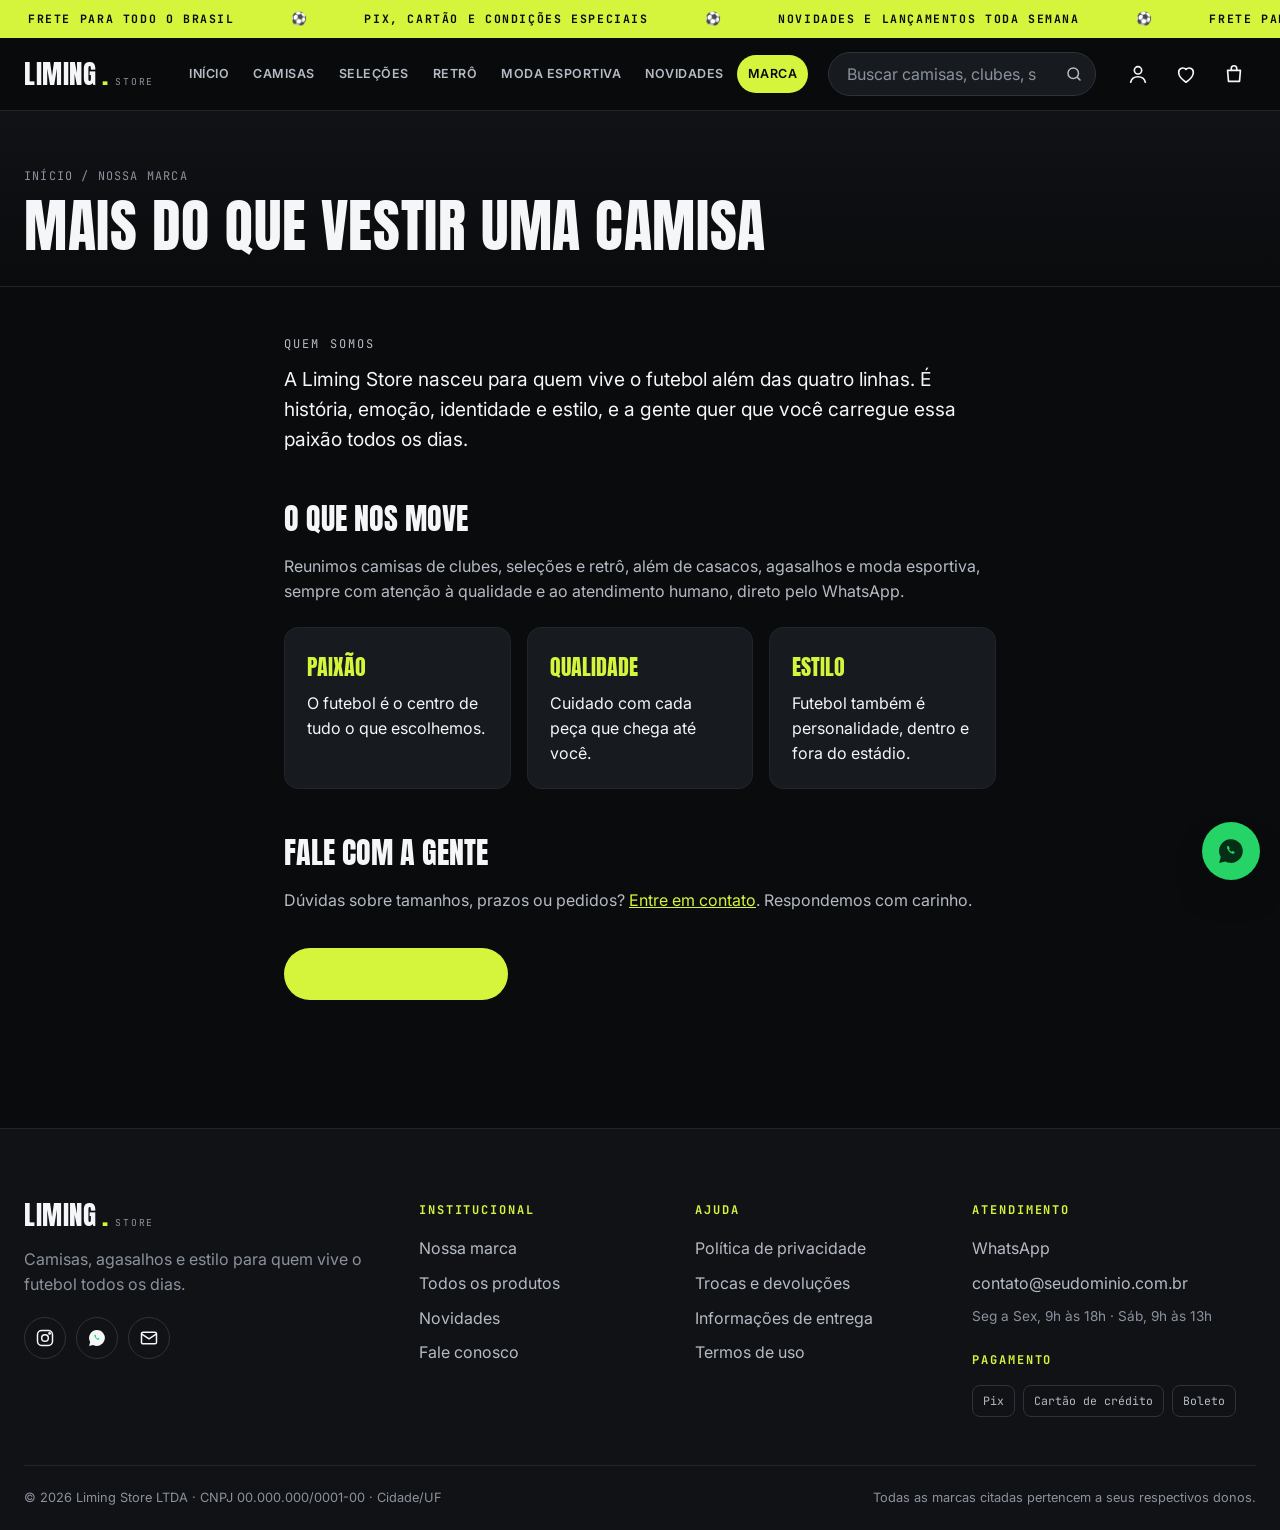
<file: marca.html>
<!doctype html>
<html lang="pt-BR">
<head>
  <meta charset="utf-8">
  <meta name="viewport" content="width=device-width, initial-scale=1">
  <title>Nossa Marca | Liming Store</title>
  <meta name="description" content="Conheça a Liming Store: paixão pelo futebol, qualidade, estilo e personalidade em camisas, agasalhos e moda esportiva.">
  <link rel="canonical" href="https://SEU-USUARIO.github.io/liming-store/marca.html">
  <meta name="theme-color" content="#0a0b0d">
  <link rel="icon" href="assets/img/favicon.svg" type="image/svg+xml">
  <link rel="preconnect" href="https://fonts.googleapis.com"><link rel="preconnect" href="https://fonts.gstatic.com" crossorigin>
  <link href="https://fonts.googleapis.com/css2?family=Anton&family=Inter:wght@400;500;600;700;800&family=JetBrains+Mono:wght@400;700&display=swap" rel="stylesheet">
  <link rel="stylesheet" href="css/main.css">
</head>
<body data-pagina="marca">
  <div id="barra-superior"></div>
  <div id="cabecalho"></div>

  <main>
    <div class="pagina-topo"><div class="container">
      <nav class="migalhas" aria-label="Você está em"><a href="index.html">Início</a> / <span>Nossa marca</span></nav>
      <h1 class="titulo-lg">Mais do que vestir uma camisa</h1>
    </div></div>
    <div class="container texto-longo">
      <p class="sobretitulo">Quem somos</p>
      <p style="font-size:1.2rem;color:var(--branco);margin-top:12px">A Liming Store nasceu para quem vive o futebol além das quatro linhas. É história, emoção, identidade e estilo, e a gente quer que você carregue essa paixão todos os dias.</p>
      <h2>O que nos move</h2>
      <p>Reunimos camisas de clubes, seleções e retrô, além de casacos, agasalhos e moda esportiva, sempre com atenção à qualidade e ao atendimento humano, direto pelo WhatsApp.</p>
      <div class="valores">
        <div class="valor"><b>Paixão</b>O futebol é o centro de tudo o que escolhemos.</div>
        <div class="valor"><b>Qualidade</b>Cuidado com cada peça que chega até você.</div>
        <div class="valor"><b>Estilo</b>Futebol também é personalidade, dentro e fora do estádio.</div>
      </div>
      <h2>Fale com a gente</h2>
      <p>Dúvidas sobre tamanhos, prazos ou pedidos? <a href="contato.html">Entre em contato</a>. Respondemos com carinho.</p>
      <a class="btn btn--primario mt-3" href="catalogo.html">Explorar coleção</a>
    </div>
  </main>

  <div id="rodape"></div>

  <script src="js/config/loja.config.js"></script>
  <script src="js/dados/categorias.js"></script>
  <script src="js/dados/produtos.js"></script>
  <script src="js/nucleo/utils.js"></script>
  <script src="js/nucleo/armazenamento.js"></script>
  <script src="js/nucleo/arte-produto.js"></script>
  <script src="js/nucleo/carrinho.js"></script>
  <script src="js/nucleo/favoritos.js"></script>
  <script src="js/nucleo/ui.js"></script>
  <script src="js/nucleo/card-produto.js"></script>
  <script src="js/nucleo/gaveta.js"></script>
  <script src="js/nucleo/layout.js"></script>
  <script src="js/app.js"></script>
</body>
</html>
</file>
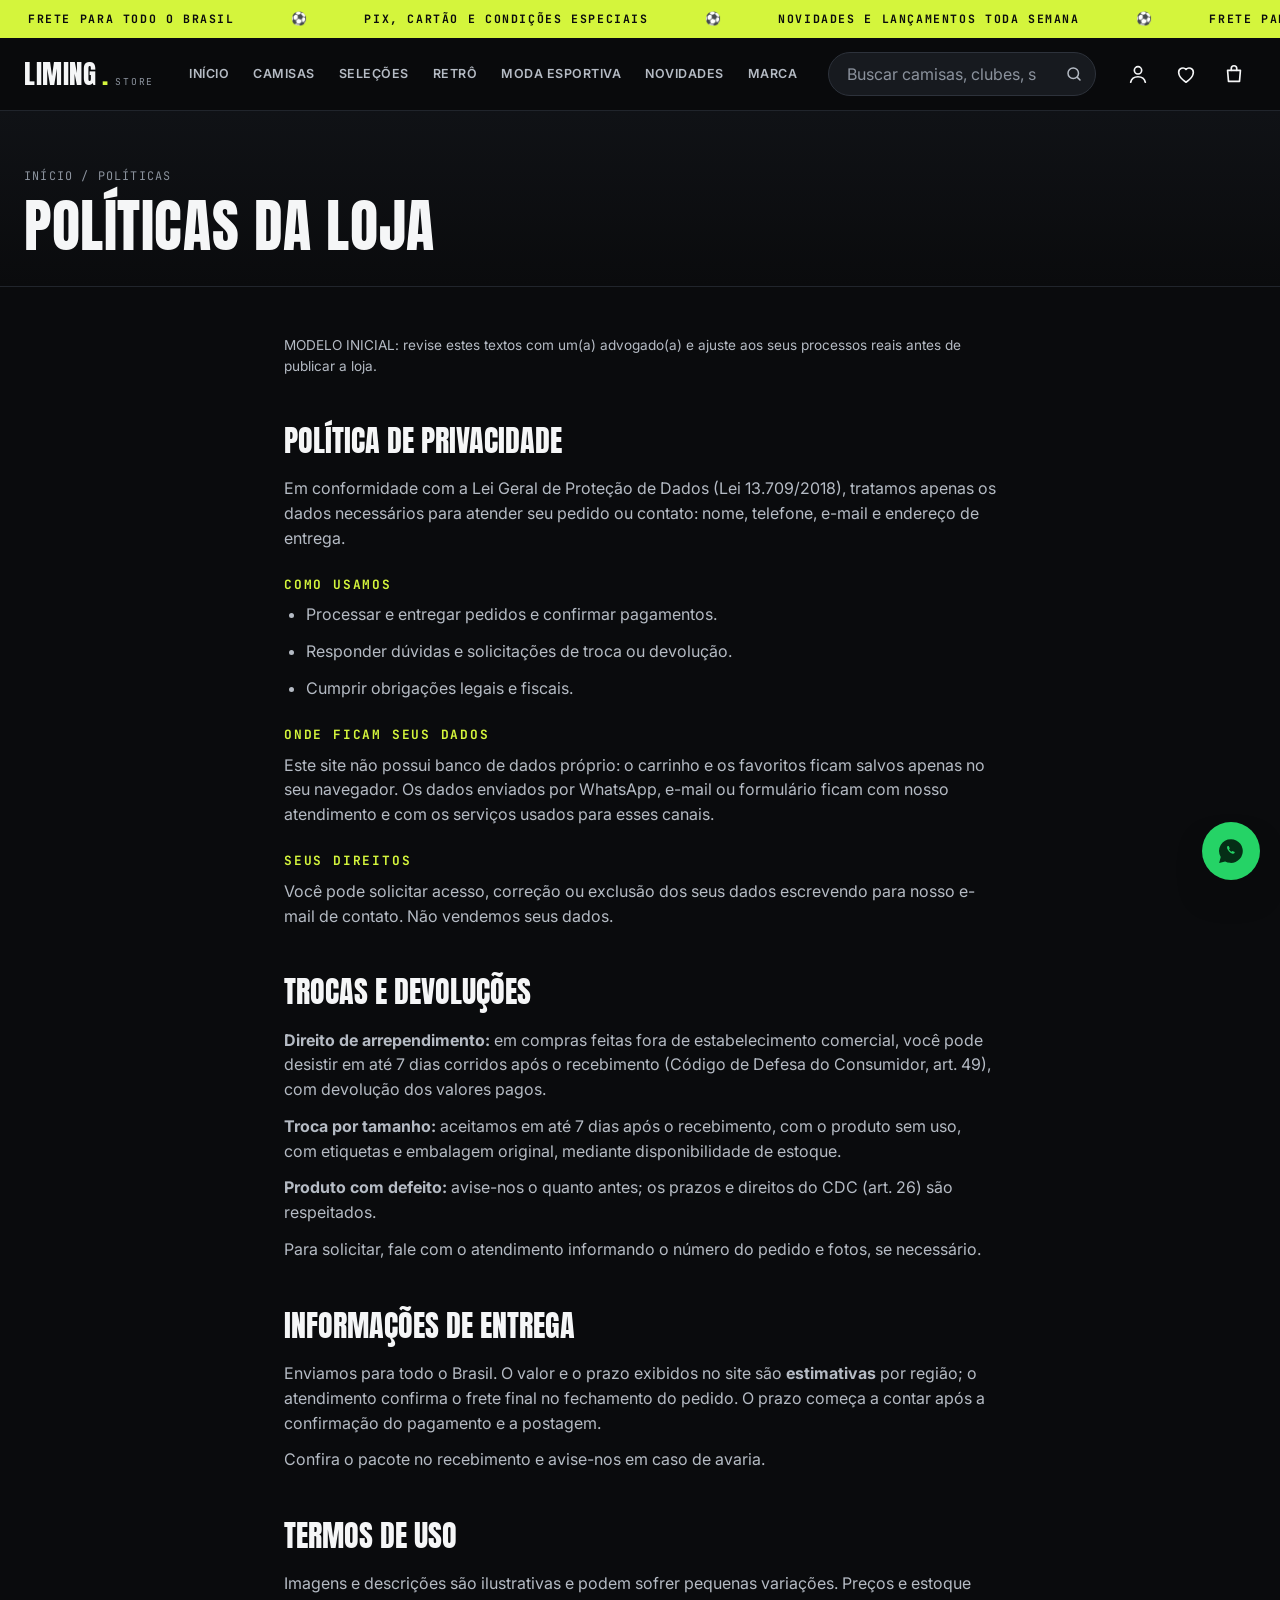
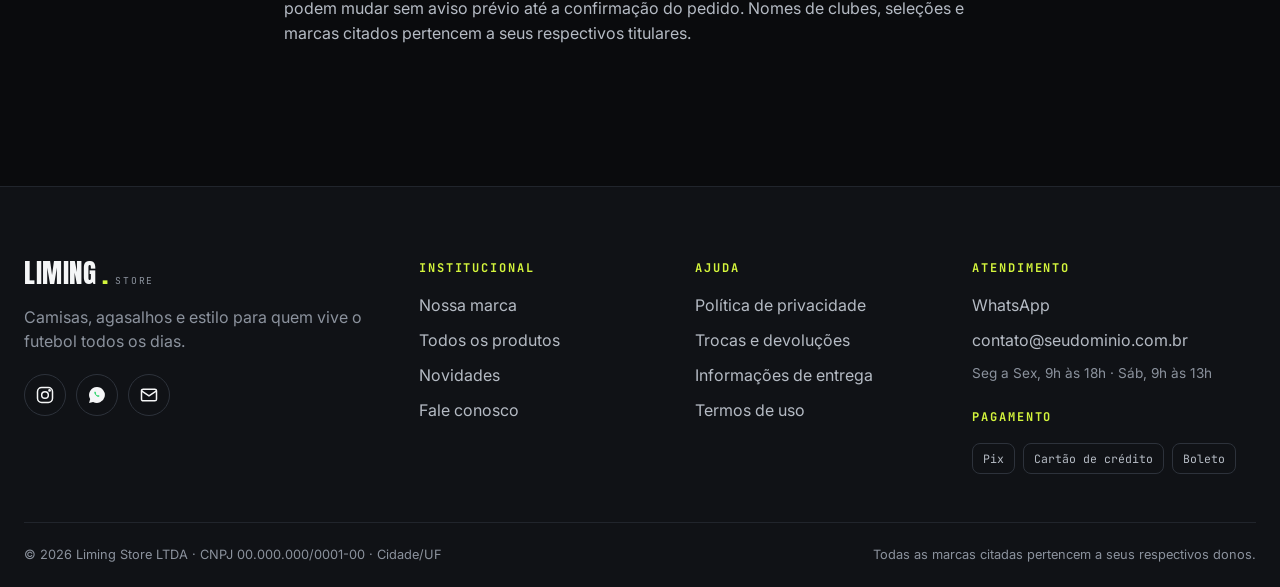
<file: politicas.html>
<!doctype html>
<html lang="pt-BR">
<head>
  <meta charset="utf-8">
  <meta name="viewport" content="width=device-width, initial-scale=1">
  <title>Políticas de Privacidade, Trocas e Entrega | Liming Store</title>
  <meta name="description" content="Política de privacidade (LGPD), trocas e devoluções, informações de entrega e termos de uso da Liming Store.">
  <link rel="canonical" href="https://SEU-USUARIO.github.io/liming-store/politicas.html">
  <meta name="theme-color" content="#0a0b0d">
  <link rel="icon" href="assets/img/favicon.svg" type="image/svg+xml">
  <link rel="preconnect" href="https://fonts.googleapis.com"><link rel="preconnect" href="https://fonts.gstatic.com" crossorigin>
  <link href="https://fonts.googleapis.com/css2?family=Anton&family=Inter:wght@400;500;600;700;800&family=JetBrains+Mono:wght@400;700&display=swap" rel="stylesheet">
  <link rel="stylesheet" href="css/main.css">
</head>
<body data-pagina="politicas">
  <div id="barra-superior"></div>
  <div id="cabecalho"></div>

  <main>
    <div class="pagina-topo"><div class="container">
      <nav class="migalhas" aria-label="Você está em"><a href="index.html">Início</a> / <span>Políticas</span></nav>
      <h1 class="titulo-lg">Políticas da loja</h1>
    </div></div>
    <div class="container texto-longo">
      <p class="texto-pequeno">MODELO INICIAL: revise estes textos com um(a) advogado(a) e ajuste aos seus processos reais antes de publicar a loja.</p>

      <h2 id="privacidade">Política de privacidade</h2>
      <p>Em conformidade com a Lei Geral de Proteção de Dados (Lei 13.709/2018), tratamos apenas os dados necessários para atender seu pedido ou contato: nome, telefone, e-mail e endereço de entrega.</p>
      <h3>Como usamos</h3>
      <ul><li>Processar e entregar pedidos e confirmar pagamentos.</li><li>Responder dúvidas e solicitações de troca ou devolução.</li><li>Cumprir obrigações legais e fiscais.</li></ul>
      <h3>Onde ficam seus dados</h3>
      <p>Este site não possui banco de dados próprio: o carrinho e os favoritos ficam salvos apenas no seu navegador. Os dados enviados por WhatsApp, e-mail ou formulário ficam com nosso atendimento e com os serviços usados para esses canais.</p>
      <h3>Seus direitos</h3>
      <p>Você pode solicitar acesso, correção ou exclusão dos seus dados escrevendo para nosso e-mail de contato. Não vendemos seus dados.</p>

      <h2 id="trocas">Trocas e devoluções</h2>
      <p><b>Direito de arrependimento:</b> em compras feitas fora de estabelecimento comercial, você pode desistir em até 7 dias corridos após o recebimento (Código de Defesa do Consumidor, art. 49), com devolução dos valores pagos.</p>
      <p><b>Troca por tamanho:</b> aceitamos em até 7 dias após o recebimento, com o produto sem uso, com etiquetas e embalagem original, mediante disponibilidade de estoque.</p>
      <p><b>Produto com defeito:</b> avise-nos o quanto antes; os prazos e direitos do CDC (art. 26) são respeitados.</p>
      <p>Para solicitar, fale com o atendimento informando o número do pedido e fotos, se necessário.</p>

      <h2 id="entrega">Informações de entrega</h2>
      <p>Enviamos para todo o Brasil. O valor e o prazo exibidos no site são <b>estimativas</b> por região; o atendimento confirma o frete final no fechamento do pedido. O prazo começa a contar após a confirmação do pagamento e a postagem.</p>
      <p>Confira o pacote no recebimento e avise-nos em caso de avaria.</p>

      <h2 id="termos">Termos de uso</h2>
      <p>Imagens e descrições são ilustrativas e podem sofrer pequenas variações. Preços e estoque podem mudar sem aviso prévio até a confirmação do pedido. Nomes de clubes, seleções e marcas citados pertencem a seus respectivos titulares.</p>
    </div>
  </main>

  <div id="rodape"></div>

  <script src="js/config/loja.config.js"></script>
  <script src="js/dados/categorias.js"></script>
  <script src="js/dados/produtos.js"></script>
  <script src="js/nucleo/utils.js"></script>
  <script src="js/nucleo/armazenamento.js"></script>
  <script src="js/nucleo/arte-produto.js"></script>
  <script src="js/nucleo/carrinho.js"></script>
  <script src="js/nucleo/favoritos.js"></script>
  <script src="js/nucleo/ui.js"></script>
  <script src="js/nucleo/card-produto.js"></script>
  <script src="js/nucleo/gaveta.js"></script>
  <script src="js/nucleo/layout.js"></script>
  <script src="js/app.js"></script>
</body>
</html>
</file>
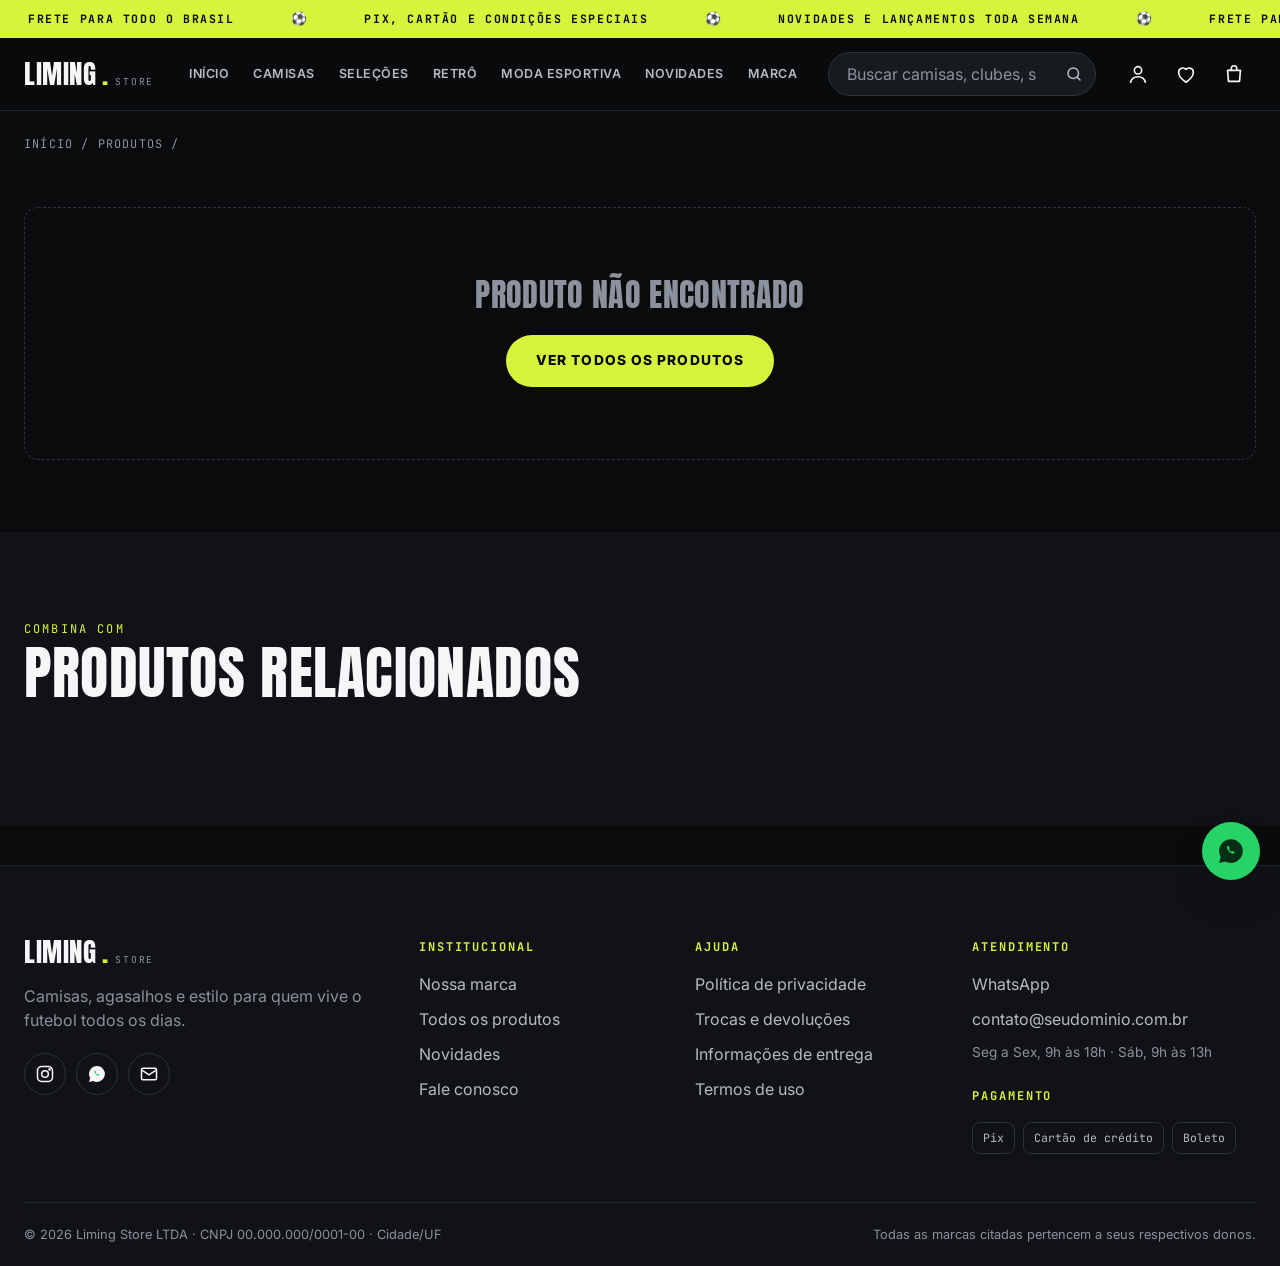
<file: produto.html>
<!doctype html>
<html lang="pt-BR">
<head>
  <meta charset="utf-8">
  <meta name="viewport" content="width=device-width, initial-scale=1">
  <title>Produto | Liming Store</title>
  <meta name="description" content="Detalhes do produto na Liming Store.">
  <link rel="canonical" href="https://SEU-USUARIO.github.io/liming-store/produto.html">
  <meta name="theme-color" content="#0a0b0d">
  <link rel="icon" href="assets/img/favicon.svg" type="image/svg+xml">
  <link rel="preconnect" href="https://fonts.googleapis.com"><link rel="preconnect" href="https://fonts.gstatic.com" crossorigin>
  <link href="https://fonts.googleapis.com/css2?family=Anton&family=Inter:wght@400;500;600;700;800&family=JetBrains+Mono:wght@400;700&display=swap" rel="stylesheet">
  <link rel="stylesheet" href="css/main.css">
</head>
<body data-pagina="produto">
  <div id="barra-superior"></div>
  <div id="cabecalho"></div>

  <main>
    <div class="container">
      <nav class="migalhas" style="padding-top:24px" aria-label="Você está em">
        <a href="index.html">Início</a> / <a id="migalha-categoria" href="catalogo.html">Produtos</a> / <span id="migalha-produto"></span>
      </nav>

      <div class="produto" id="produto-raiz">
        <!-- GALERIA -->
        <div class="galeria">
          <div class="galeria__miniaturas" id="galeria-mini"></div>
          <div class="galeria__principal" id="galeria-principal" role="button" tabindex="0" aria-label="Ampliar imagem"></div>
        </div>

        <!-- INFORMAÇÕES -->
        <div class="produto__info">
          <p class="sobretitulo" id="produto-grupo"></p>
          <h1 class="titulo-lg" id="produto-nome"></h1>
          <div class="produto__precos" id="produto-precos"></div>
          <p class="produto__parcelas" id="produto-parcelas"></p>

          <div class="bloco-opcao">
            <div class="bloco-opcao__topo"><span>Tamanho</span><button type="button" id="abrir-tabela">Tabela de tamanhos</button></div>
            <div class="tamanhos" id="tamanhos" role="group" aria-label="Escolha o tamanho"></div>
            <p class="erro-tamanho" id="erro-tamanho" role="alert"></p>
            <p class="estoque-info" id="estoque-info" aria-live="polite"></p>
          </div>

          <div class="produto__compra">
            <div class="qtd" role="group" aria-label="Quantidade">
              <button type="button" id="qtd-menos" aria-label="Diminuir">−</button><span id="qtd-valor">1</span><button type="button" id="qtd-mais" aria-label="Aumentar">+</button>
            </div>
            <button class="btn btn--contorno" type="button" id="btn-adicionar">Adicionar ao carrinho</button>
            <button class="btn btn--primario btn--comprar" type="button" id="btn-comprar">Comprar agora</button>
          </div>

          <div class="entrega-bloco">
            <div><span>🚚</span><span><b>Entrega para todo o Brasil.</b> <span id="info-frete-gratis"></span></span></div>
            <form id="form-cep" class="mini-form" novalidate>
              <input id="cep-produto" inputmode="numeric" maxlength="9" placeholder="Digite seu CEP" aria-label="CEP">
              <button type="submit">Calcular</button>
            </form>
            <p class="texto-pequeno" id="cep-resultado" aria-live="polite"></p>
          </div>

          <div class="descricao">
            <h2>Descrição</h2>
            <p id="produto-descricao"></p>
          </div>
        </div>
      </div>
    </div>

    <!-- PRODUTOS RELACIONADOS -->
    <section class="secao" style="background:var(--g-900)" id="relacionados-secao">
      <div class="container">
        <div class="secao-cabeca"><div><p class="sobretitulo">Combina com</p><h2 class="titulo-lg">Produtos relacionados</h2></div></div>
        <div class="grade-produtos" id="relacionados"></div>
      </div>
    </section>
  </main>

  <!-- Zoom e tabela de tamanhos -->
  <div class="zoom" id="zoom" role="dialog" aria-label="Imagem ampliada"></div>
  <div class="modal-tabela" id="modal-tabela">
    <div class="modal-tabela__caixa">
      <div style="display:flex;justify-content:space-between;align-items:center"><h2 class="titulo-md">Tabela de tamanhos</h2><button class="link-ver-tudo" data-fechar type="button" style="background:none">Fechar</button></div>
      <div id="tabela-corpo"></div>
    </div>
  </div>

  <div id="rodape"></div>

  <script src="js/config/loja.config.js"></script>
  <script src="js/dados/categorias.js"></script>
  <script src="js/dados/produtos.js"></script>
  <script src="js/nucleo/utils.js"></script>
  <script src="js/nucleo/armazenamento.js"></script>
  <script src="js/nucleo/arte-produto.js"></script>
  <script src="js/nucleo/carrinho.js"></script>
  <script src="js/nucleo/favoritos.js"></script>
  <script src="js/nucleo/ui.js"></script>
  <script src="js/nucleo/card-produto.js"></script>
  <script src="js/nucleo/gaveta.js"></script>
  <script src="js/nucleo/layout.js"></script>
  <script src="js/paginas/produto.js"></script>
  <script src="js/app.js"></script>
</body>
</html>
</file>
<file: css/main.css>
/* ==========================================================================
   LIMING STORE — CSS PRINCIPAL
   Este arquivo só importa os demais, NA ORDEM CORRETA (base → layout →
   componentes → páginas → responsivo). Para achar um estilo, procure
   pela pasta correspondente.
   ========================================================================== */

/* 01 — BASE: variáveis (cores, fontes), reset, tipografia, utilidades */
@import url("01-base/variaveis.css");
@import url("01-base/reset.css");
@import url("01-base/tipografia.css");
@import url("01-base/utilidades.css");

/* 02 — LAYOUT: estrutura que se repete em todas as páginas */
@import url("02-layout/container.css");
@import url("02-layout/barra-superior.css");
@import url("02-layout/cabecalho.css");
@import url("02-layout/rodape.css");

/* 03 — COMPONENTES: peças reutilizáveis */
@import url("03-componentes/botoes.css");
@import url("03-componentes/formularios.css");
@import url("03-componentes/card-produto.css");
@import url("03-componentes/gaveta-carrinho.css");
@import url("03-componentes/toast.css");
@import url("03-componentes/selos.css");

/* 04 — PÁGINAS: estilos exclusivos de cada página */
@import url("04-paginas/home.css");
@import url("04-paginas/catalogo.css");
@import url("04-paginas/produto.css");
@import url("04-paginas/carrinho.css");
@import url("04-paginas/institucional.css");

/* 05 — RESPONSIVO: ajustes para tablet e celular (sempre por último) */
@import url("05-responsivo/tablet.css");
@import url("05-responsivo/celular.css");
</file>
